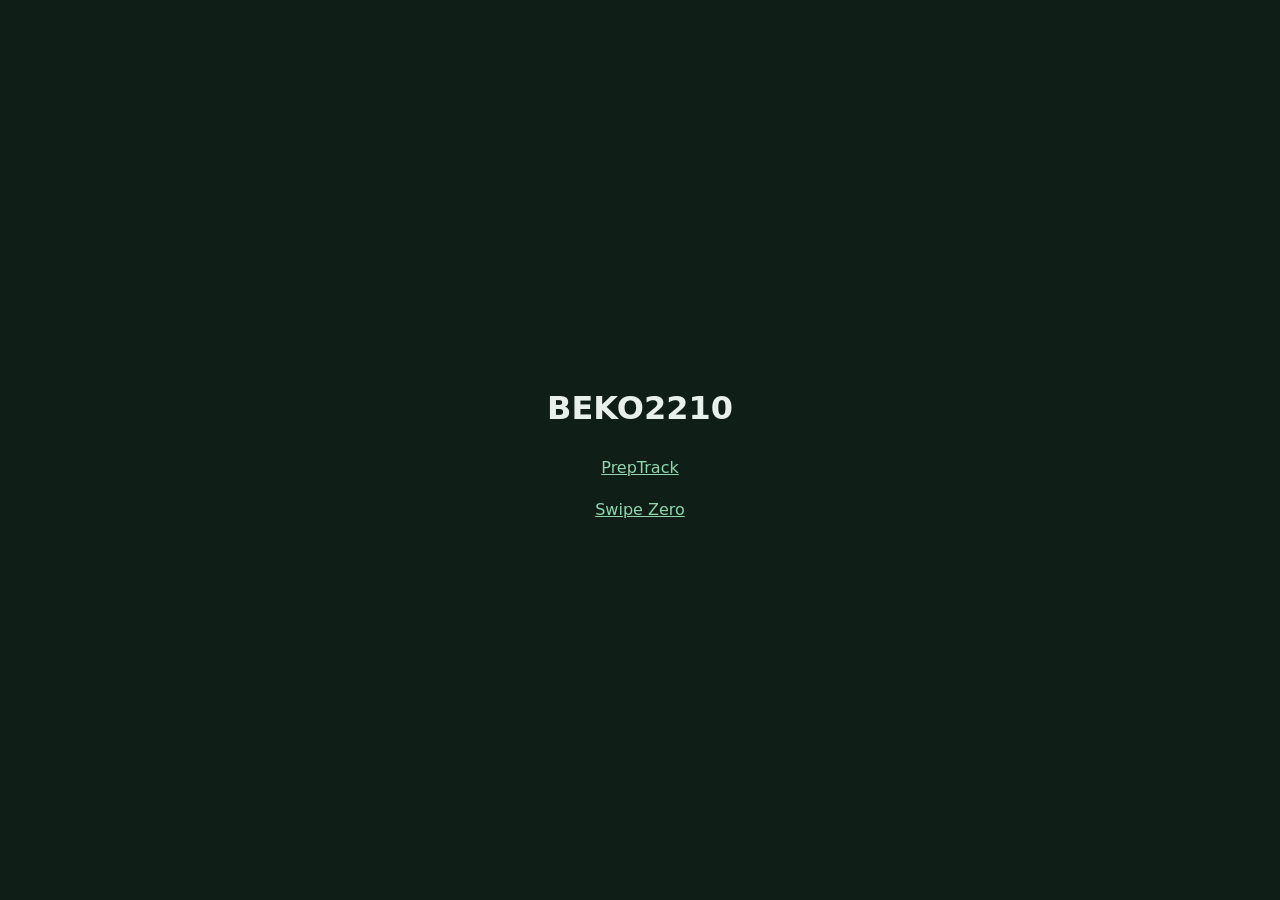
<file: index.html>
<!doctype html>
<html lang="de">
<head>
<meta charset="utf-8">
<meta name="viewport" content="width=device-width,initial-scale=1">
<title>BEKO2210</title>
<style>
  :root{color-scheme:dark}
  body{margin:0;min-height:100vh;display:grid;place-items:center;background:#0f1f17;color:#e8f0ea;font:16px/1.6 system-ui,sans-serif}
  main{text-align:center;padding:2rem}
  a{color:#8fd6ae}
</style>
</head>
<body>
<main>
  <h1>BEKO2210</h1>
  <p><a href="/Prepper_Log/">PrepTrack</a></p>
  <p><a href="/swipe-zero/">Swipe Zero</a></p>
</main>
</body>
</html>
</file>
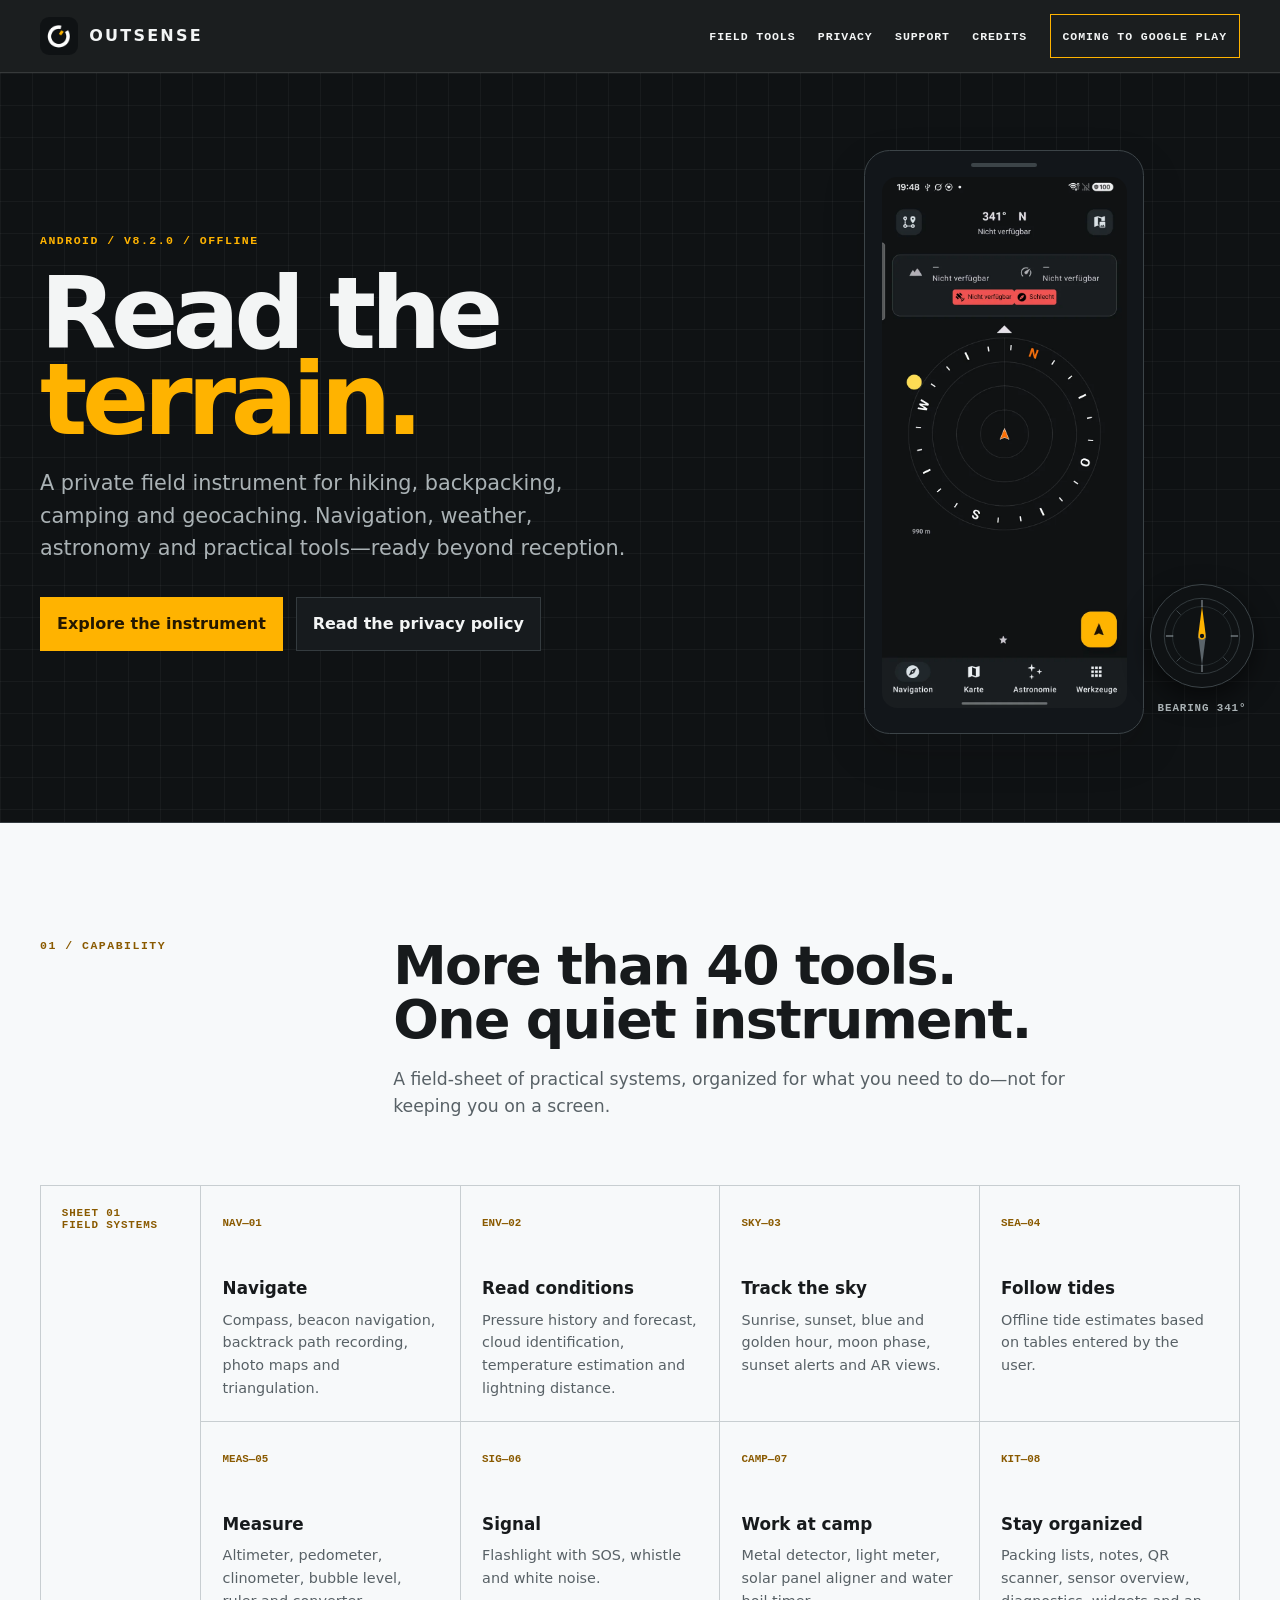
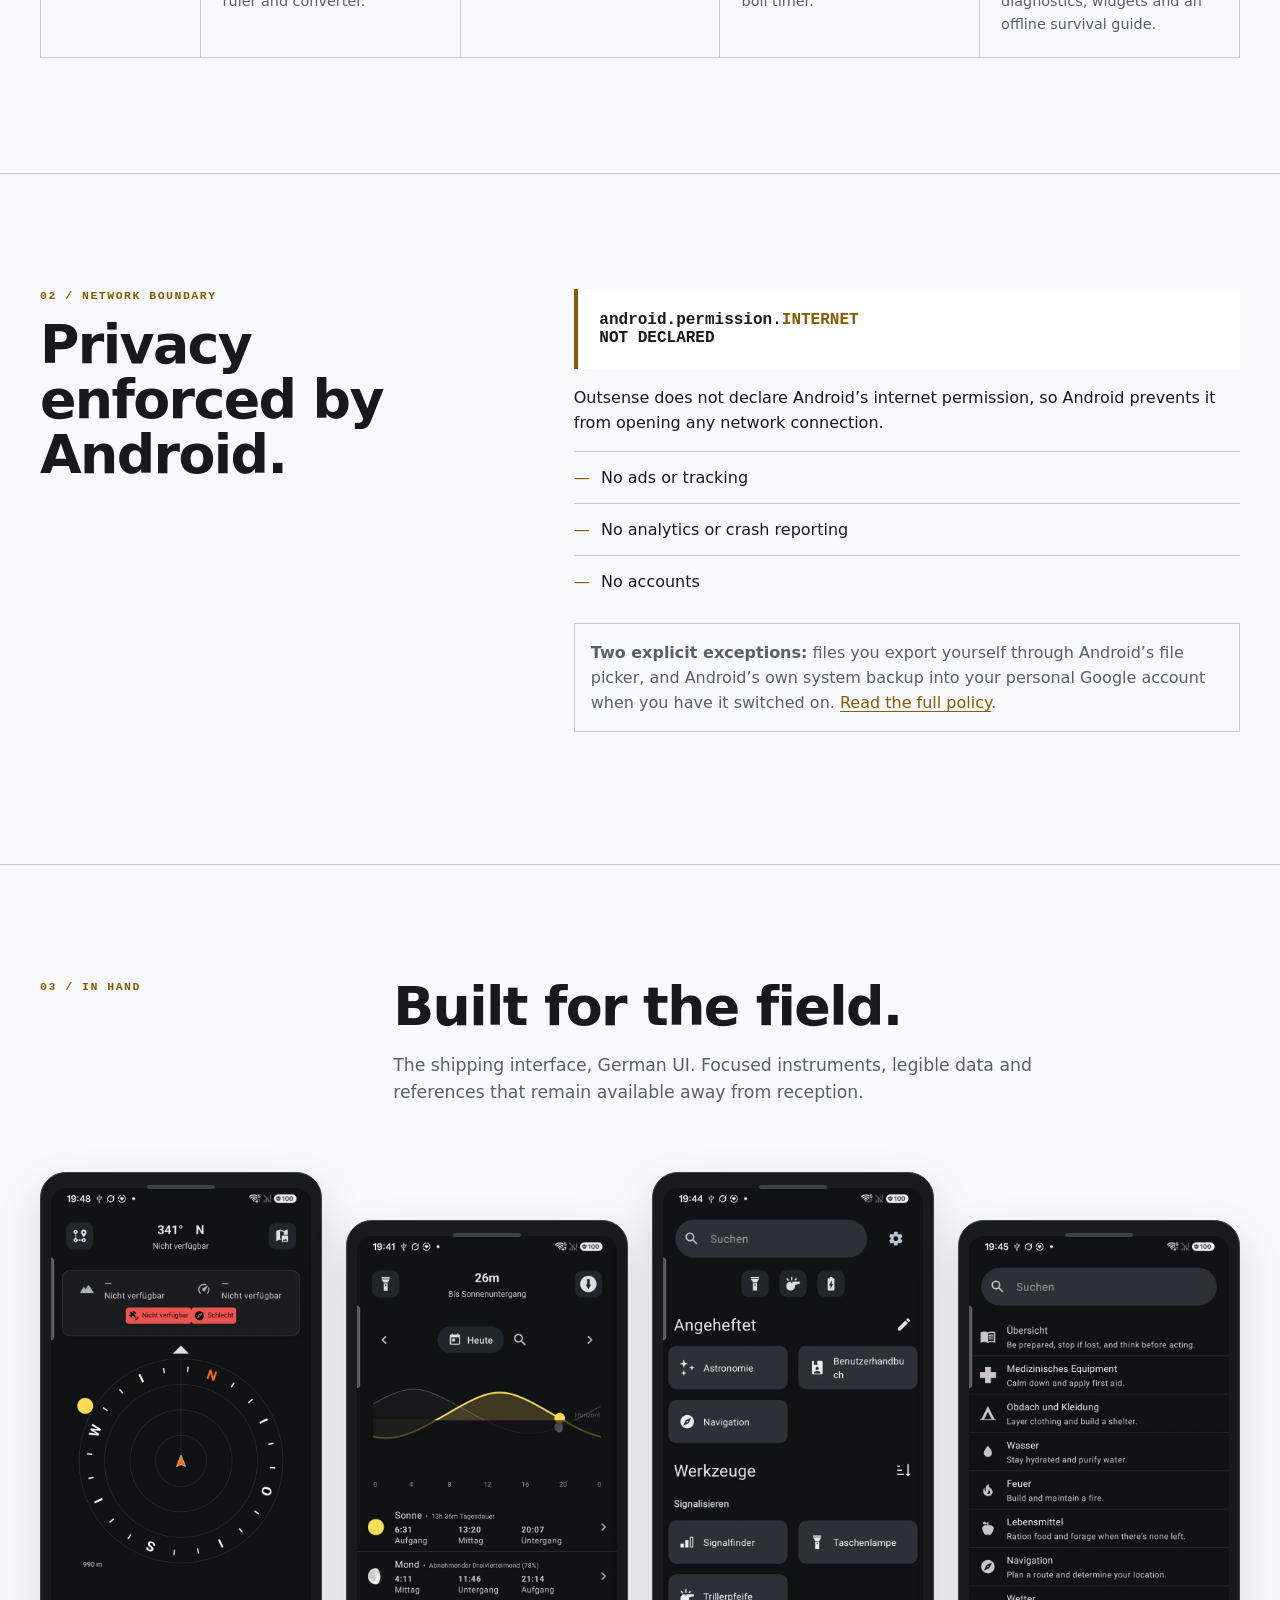
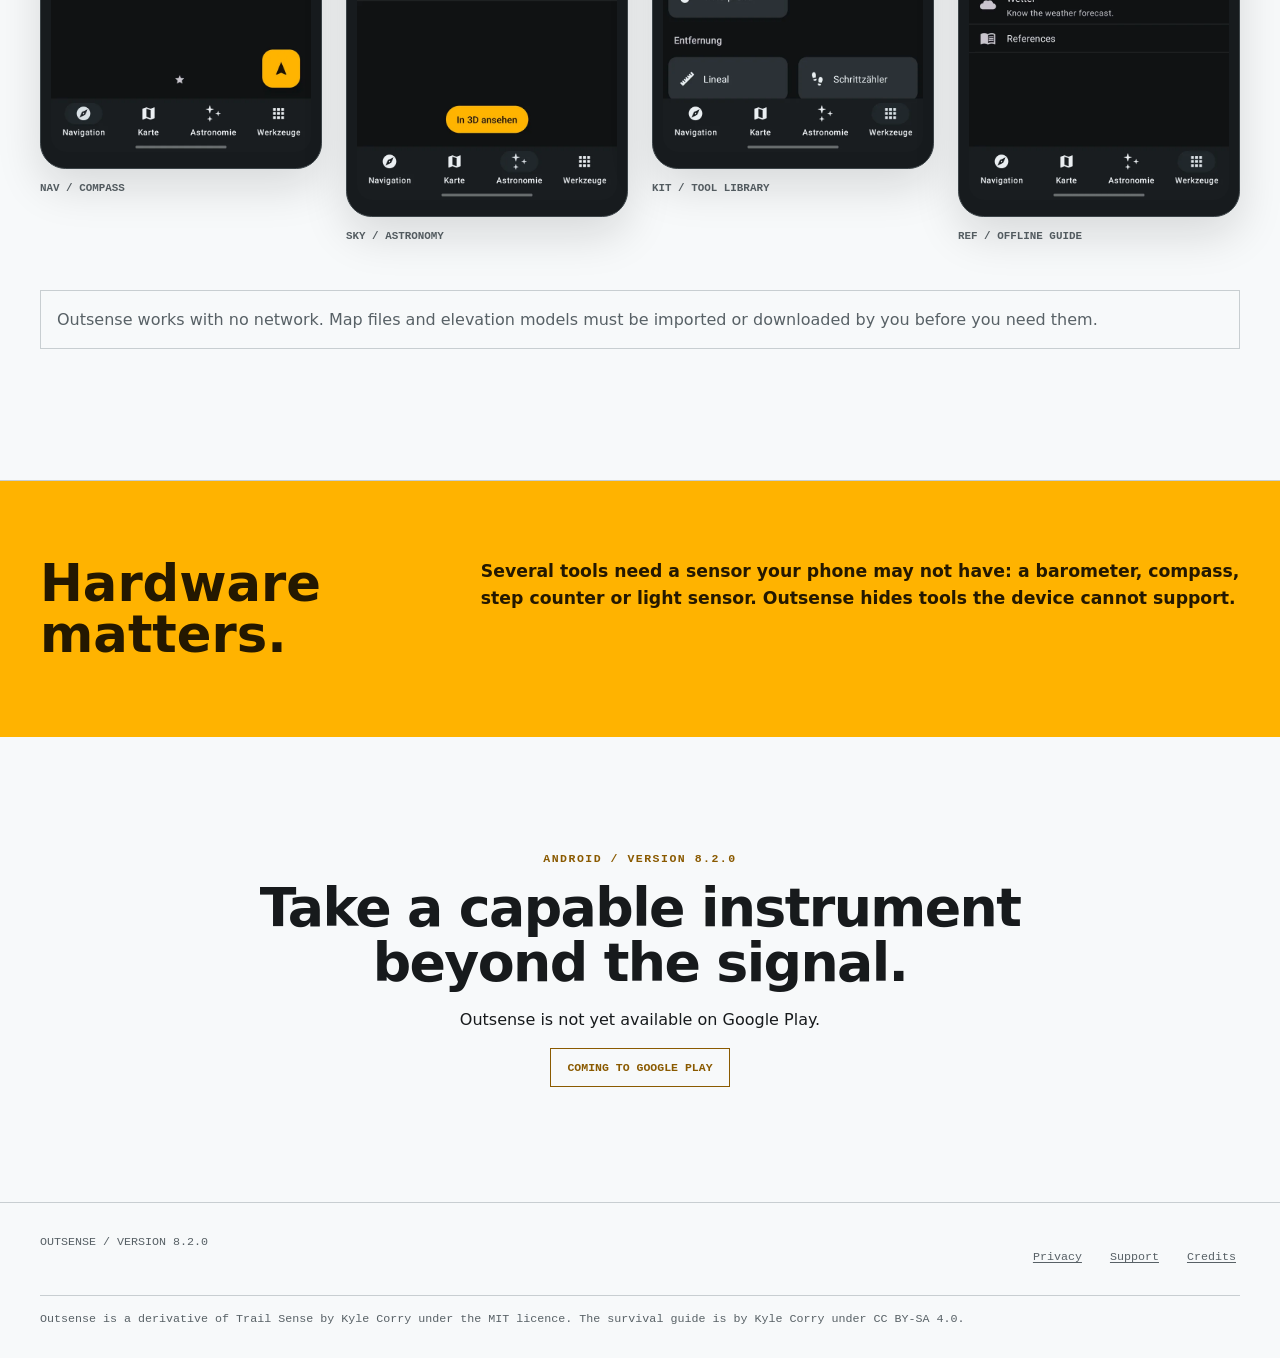
<file: outsense/index.html>
<!doctype html>
<html lang="en"><head><meta charset="utf-8"><meta name="viewport" content="width=device-width,initial-scale=1"><title>Outsense — Offline Android field instrument</title><meta name="description" content="Outsense is a private, offline Android field instrument with more than 40 tools for hiking, backpacking, camping and geocaching."><link rel="canonical" href="https://beko2210.github.io/outsense/"><meta property="og:type" content="website"><meta property="og:title" content="Outsense — Offline Android field instrument"><meta property="og:description" content="More than 40 practical field tools, built to work beyond reception."><meta property="og:url" content="https://beko2210.github.io/outsense/"><meta property="og:image" content="https://beko2210.github.io/outsense/assets/og-card.png"><meta name="twitter:card" content="summary_large_image"><meta name="twitter:title" content="Outsense — Offline Android field instrument"><meta name="twitter:description" content="More than 40 practical field tools, built to work beyond reception."><meta name="twitter:image" content="https://beko2210.github.io/outsense/assets/og-card.png"><meta name="theme-color" content="#f7f9fa" media="(prefers-color-scheme:light)"><meta name="theme-color" content="#0F1214" media="(prefers-color-scheme:dark)"><link rel="icon" href="./assets/favicon-32.png" sizes="32x32"><link rel="icon" href="./assets/favicon-16.png" sizes="16x16"><link rel="apple-touch-icon" href="./assets/icon-180.png"><link rel="stylesheet" href="./styles.css"><script type="application/ld+json">{"@context":"https://schema.org","@type":"SoftwareApplication","name":"Outsense","applicationCategory":"UtilitiesApplication","operatingSystem":"Android","softwareVersion":"8.2.0","description":"An offline Android field instrument for hiking, backpacking, camping and geocaching.","url":"https://beko2210.github.io/outsense/"}</script></head>
<body><a class="skip" href="#main">Skip to content</a><header class="site-head"><div class="wrap head-inner"><a class="brand" href="./index.html"><img src="./assets/icon-96.png" width="96" height="96" alt="">OUTSENSE</a><button class="nav-toggle" type="button" aria-expanded="false" aria-controls="site-nav">Menu</button><nav class="nav" id="site-nav" aria-label="Primary"><a href="#tools">Field tools</a><a href="./privacy.html">Privacy</a><a href="./support.html">Support</a><a href="./credits.html">Credits</a><a class="availability" href="#availability">Coming to Google Play</a></nav></div></header>
<main id="main"><section class="hero"><div class="wrap hero-grid"><div><p class="eyebrow">Android / v8.2.0 / offline</p><h1>Read the <span>terrain.</span></h1><p class="lede">A private field instrument for hiking, backpacking, camping and geocaching. Navigation, weather, astronomy and practical tools—ready beyond reception.</p><div class="actions"><a class="button" href="#tools">Explore the instrument</a><a class="button secondary" href="./privacy.html">Read the privacy policy</a></div></div><figure class="hero-figure" data-dial><div class="phone"><img src="./assets/screen-navigation.webp" width="720" height="1560" alt="The Outsense compass screen: a bearing of 341 degrees, the compass rose, and the readouts that stay empty until the phone has a position fix."></div><div class="rose" role="img" aria-label="Compass rose showing the current bearing"><svg viewBox="0 0 100 100" aria-hidden="true" focusable="false"><circle cx="50" cy="50" r="46" fill="none" stroke="#3c4448" stroke-width="1"/><circle cx="50" cy="50" r="36" fill="none" stroke="#2a3134" stroke-width="1"/><g stroke="#8b9499" stroke-width="1.4"><line x1="50" y1="6" x2="50" y2="15"/><line x1="94" y1="50" x2="85" y2="50"/><line x1="50" y1="94" x2="50" y2="85"/><line x1="6" y1="50" x2="15" y2="50"/></g><g stroke="#4b5459" stroke-width="1"><line x1="81" y1="19" x2="76" y2="24"/><line x1="81" y1="81" x2="76" y2="76"/><line x1="19" y1="81" x2="24" y2="76"/><line x1="19" y1="19" x2="24" y2="24"/></g><g class="rose-needle"><polygon points="50,14 45,52 55,52" fill="#ffb300"/><polygon points="50,86 45,48 55,48" fill="#5b646a"/></g><circle cx="50" cy="50" r="3.4" fill="#0f1214" stroke="#ffb300" stroke-width="1.6"/></svg></div><figcaption class="rose-readout">BEARING <span data-bearing>341°</span></figcaption></figure></div></section>
<section class="section" id="tools"><div class="wrap"><div class="section-head reveal"><p class="eyebrow">01 / Capability</p><div><h2>More than 40 tools.<br>One quiet instrument.</h2><p class="section-intro">A field-sheet of practical systems, organized for what you need to do—not for keeping you on a screen.</p></div></div><div class="sheet reveal"><div class="sheet-rail">Sheet 01<br>Field systems</div><div class="tool-grid"><article class="tool"><span class="tool-num">NAV—01</span><h3>Navigate</h3><p>Compass, beacon navigation, backtrack path recording, photo maps and triangulation.</p></article><article class="tool"><span class="tool-num">ENV—02</span><h3>Read conditions</h3><p>Pressure history and forecast, cloud identification, temperature estimation and lightning distance.</p></article><article class="tool"><span class="tool-num">SKY—03</span><h3>Track the sky</h3><p>Sunrise, sunset, blue and golden hour, moon phase, sunset alerts and AR views.</p></article><article class="tool"><span class="tool-num">SEA—04</span><h3>Follow tides</h3><p>Offline tide estimates based on tables entered by the user.</p></article><article class="tool"><span class="tool-num">MEAS—05</span><h3>Measure</h3><p>Altimeter, pedometer, clinometer, bubble level, ruler and converter.</p></article><article class="tool"><span class="tool-num">SIG—06</span><h3>Signal</h3><p>Flashlight with SOS, whistle and white noise.</p></article><article class="tool"><span class="tool-num">CAMP—07</span><h3>Work at camp</h3><p>Metal detector, light meter, solar panel aligner and water boil timer.</p></article><article class="tool"><span class="tool-num">KIT—08</span><h3>Stay organized</h3><p>Packing lists, notes, QR scanner, sensor overview, diagnostics, widgets and an offline survival guide.</p></article></div></div></div></section>
<section class="section"><div class="wrap privacy-proof"><div class="reveal"><p class="eyebrow">02 / Network boundary</p><h2>Privacy enforced by Android.</h2></div><div class="reveal"><div class="permission">android.permission.<strong>INTERNET</strong><br>NOT DECLARED</div><p>Outsense does not declare Android’s internet permission, so Android prevents it from opening any network connection.</p><ul class="proof-list"><li>No ads or tracking</li><li>No analytics or crash reporting</li><li>No accounts</li></ul><p class="note"><strong>Two explicit exceptions:</strong> files you export yourself through Android’s file picker, and Android’s own system backup into your personal Google account when you have it switched on. <a href="./privacy.html">Read the full policy</a>.</p></div></div></section>
<section class="section" id="screens"><div class="wrap"><div class="section-head reveal"><p class="eyebrow">03 / In hand</p><div><h2>Built for the field.</h2><p class="section-intro">The shipping interface, German UI. Focused instruments, legible data and references that remain available away from reception.</p></div></div><div class="screens reveal"><figure class="screen-card"><div class="phone"><img src="./assets/screen-navigation.webp" width="720" height="1560" loading="lazy" alt="Outsense navigation screen showing a compass at a 341 degree bearing in German"></div><figcaption>NAV / Compass</figcaption></figure><figure class="screen-card"><div class="phone"><img src="./assets/screen-astronomy.webp" width="720" height="1560" loading="lazy" alt="Outsense astronomy screen showing sun and moon arcs with rise and set times in German"></div><figcaption>SKY / Astronomy</figcaption></figure><figure class="screen-card"><div class="phone"><img src="./assets/screen-tools.webp" width="720" height="1560" loading="lazy" alt="Outsense tool library showing pinned outdoor tools in German"></div><figcaption>KIT / Tool library</figcaption></figure><figure class="screen-card"><div class="phone"><img src="./assets/screen-guide.webp" width="720" height="1560" loading="lazy" alt="Outsense offline survival guide showing chapter categories in German"></div><figcaption>REF / Offline guide</figcaption></figure></div><p class="note" style="margin-top:3rem">Outsense works with no network. Map files and elevation models must be imported or downloaded by you before you need them.</p></div></section>
<aside class="hardware"><div class="wrap hardware-grid"><h2>Hardware matters.</h2><p>Several tools need a sensor your phone may not have: a barometer, compass, step counter or light sensor. Outsense hides tools the device cannot support.</p></div></aside><section class="section cta" id="availability"><div class="wrap reveal"><p class="eyebrow">Android / Version 8.2.0</p><h2>Take a capable instrument beyond the signal.</h2><p>Outsense is not yet available on Google Play.</p><span class="status-label">Coming to Google Play</span></div></section></main>
<footer class="site-foot"><div class="wrap foot"><span>OUTSENSE / VERSION 8.2.0</span><nav class="foot-links" aria-label="Footer"><a href="./privacy.html">Privacy</a><a href="./support.html">Support</a><a href="./credits.html">Credits</a></nav><span class="foot-attribution">Outsense is a derivative of Trail Sense by Kyle Corry under the MIT licence. The survival guide is by Kyle Corry under CC BY-SA 4.0.</span></div></footer><noscript><style>.reveal{opacity:1;transform:none}.nav{display:flex!important}.nav-toggle{display:none}</style></noscript><script src="./site.js" defer></script></body></html>
</file>
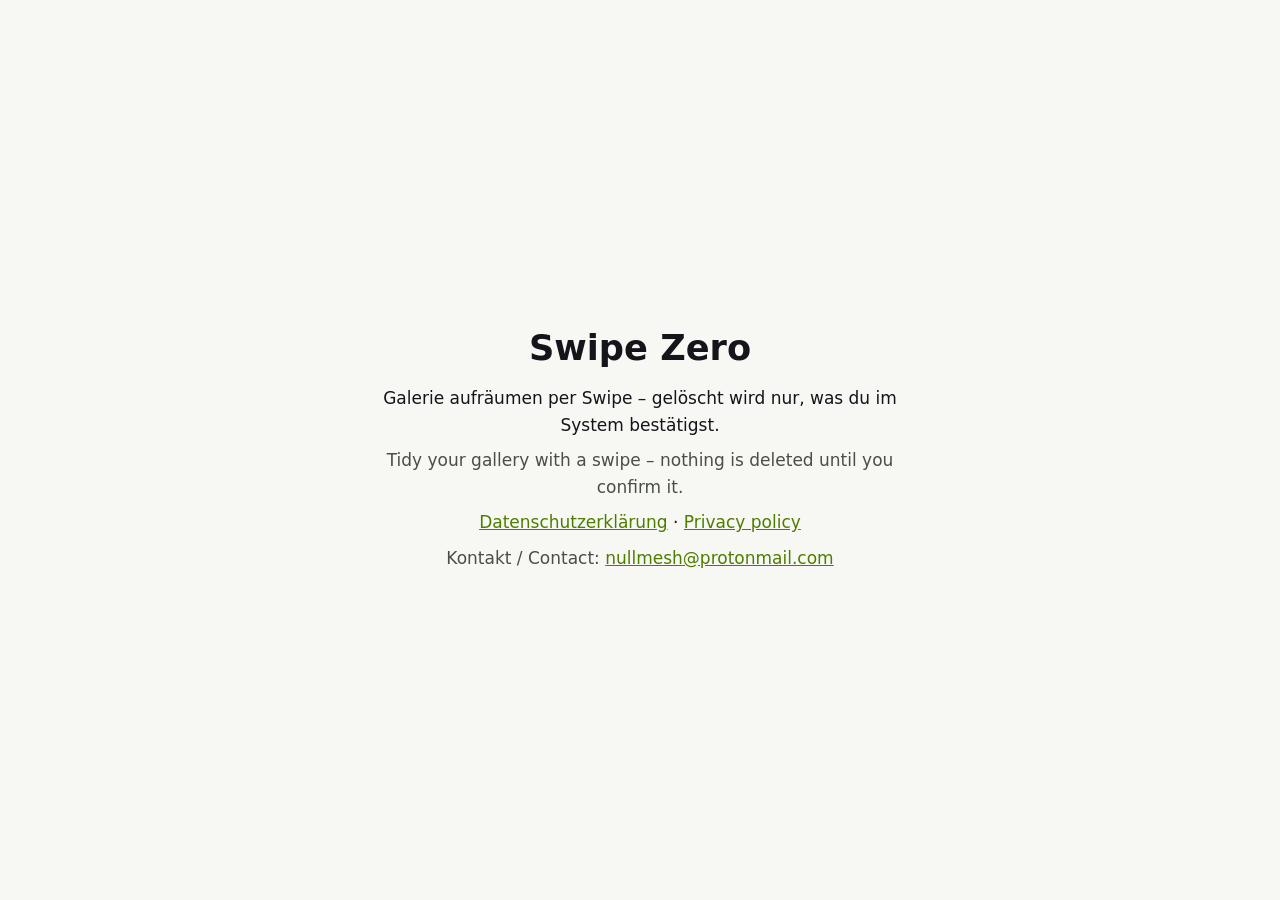
<file: swipe-zero/index.html>
<!doctype html>
<html lang="de">
<head>
<meta charset="utf-8">
<meta name="viewport" content="width=device-width,initial-scale=1">
<title>Swipe Zero</title>
<meta name="description" content="Swipe Zero: Galerie aufräumen per Swipe – gelöscht wird nur, was du im System bestätigst.">
<link rel="canonical" href="https://beko2210.github.io/swipe-zero/">
<style>
  :root{--bg:#f7f8f3;--fg:#14141b;--muted:#4a4f45;--accent:#4f7d00}
  @media (prefers-color-scheme:dark){:root{--bg:#121410;--fg:#eef1e8;--muted:#b9bfb0;--accent:#b5e35a}}
  body{margin:0;min-height:100vh;display:grid;place-items:center;background:var(--bg);color:var(--fg);font:17px/1.6 system-ui,-apple-system,"Segoe UI",Roboto,sans-serif}
  main{max-width:560px;padding:32px 20px;text-align:center}
  h1{font-size:2.2rem;margin:0 0 .5rem} p{margin:.5rem 0} .muted{color:var(--muted)} a{color:var(--accent)}
</style>
</head>
<body>
<main>
<h1>Swipe Zero</h1>
<p>Galerie aufräumen per Swipe – gelöscht wird nur, was du im System bestätigst.</p>
<p class="muted">Tidy your gallery with a swipe – nothing is deleted until you confirm it.</p>
<p><a href="./datenschutz.html">Datenschutzerklärung</a> · <a href="./privacy.html">Privacy policy</a></p>
<p class="muted">Kontakt / Contact: <a href="mailto:nullmesh@protonmail.com">nullmesh@protonmail.com</a></p>
</main>
</body>
</html>
</file>
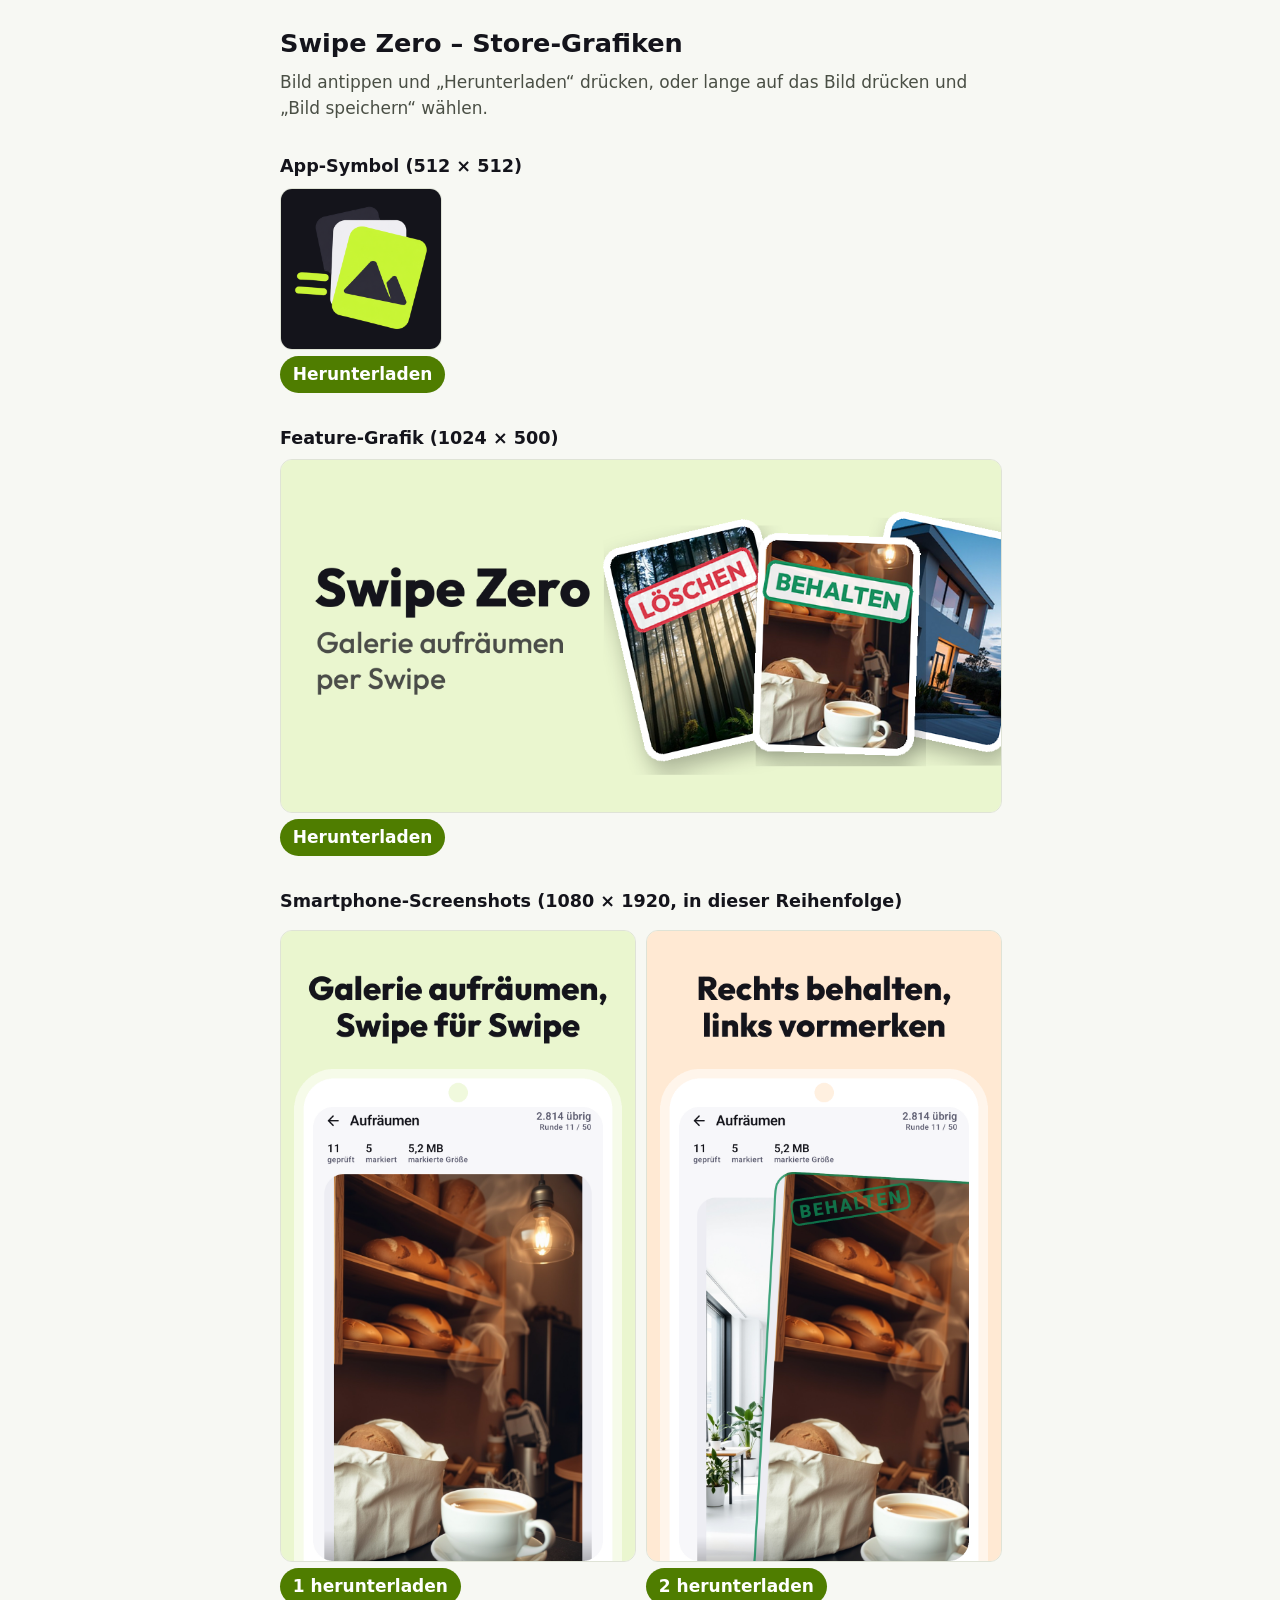
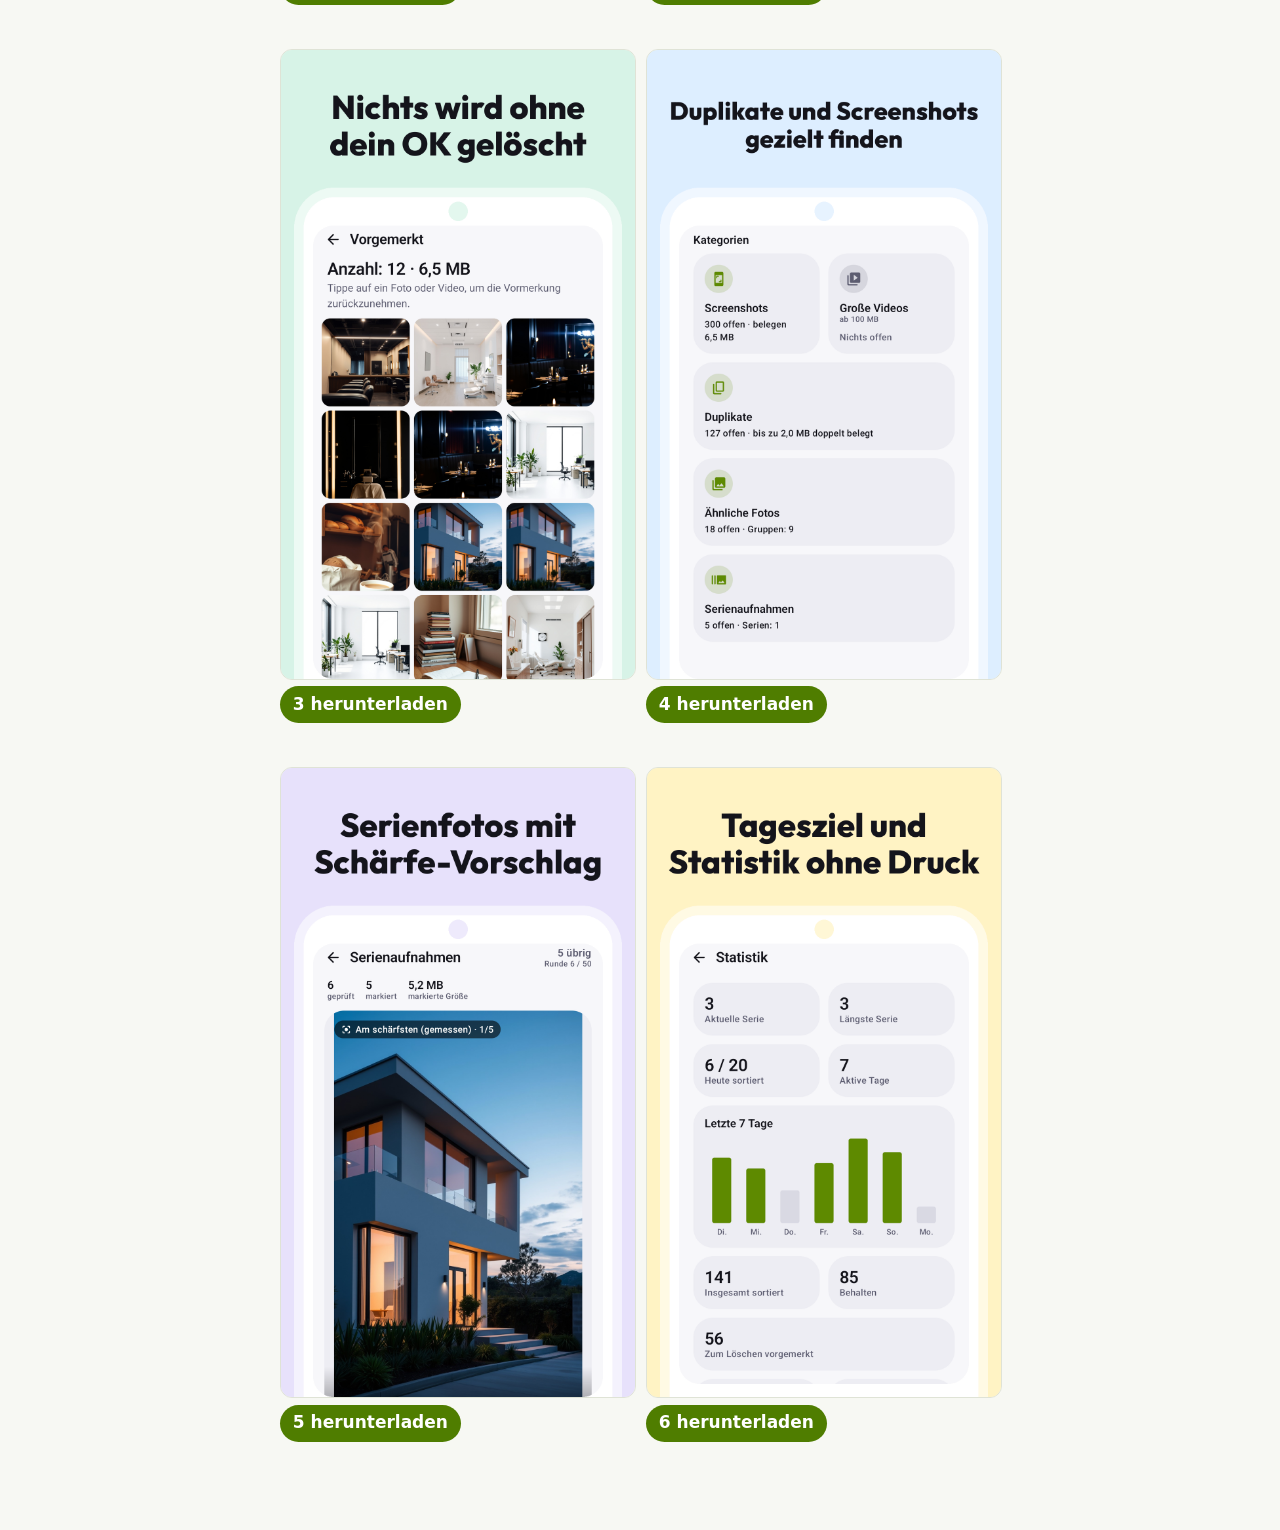
<file: swipe-zero/store/index.html>
<!doctype html>
<html lang="de">
<head>
<meta charset="utf-8">
<meta name="viewport" content="width=device-width,initial-scale=1">
<meta name="robots" content="noindex">
<title>Swipe Zero – Store-Grafiken</title>
<style>
  body{margin:0;background:#f7f8f3;color:#14141b;font:17px/1.5 system-ui,-apple-system,"Segoe UI",Roboto,sans-serif}
  main{max-width:720px;margin:0 auto;padding:24px 16px 64px}
  h1{font-size:1.6rem;margin:0 0 .5rem} h2{font-size:1.1rem;margin:2rem 0 .5rem}
  p{margin:.25rem 0 1rem;color:#4a4f45}
  a.dl{display:block;margin:.5rem 0 1.5rem;text-decoration:none;color:#14141b}
  a.dl img{display:block;max-width:100%;border-radius:12px;border:1px solid #dfe3d6;background:#fff}
  a.dl span{display:inline-block;margin-top:.4rem;padding:.35rem .8rem;border-radius:999px;background:#4f7d00;color:#fff;font-weight:600}
  .grid{display:grid;grid-template-columns:repeat(2,1fr);gap:12px}
</style>
</head>
<body>
<main>
<h1>Swipe Zero – Store-Grafiken</h1>
<p>Bild antippen und „Herunterladen“ drücken, oder lange auf das Bild drücken und „Bild speichern“ wählen.</p>

<h2>App-Symbol (512 × 512)</h2>
<a class="dl" href="app-symbol-512.png" download><img src="app-symbol-512.png" alt="App-Symbol" width="160" height="160" style="width:160px"><span>Herunterladen</span></a>

<h2>Feature-Grafik (1024 × 500)</h2>
<a class="dl" href="feature-grafik.png" download><img src="feature-grafik.png" alt="Feature-Grafik"><span>Herunterladen</span></a>

<h2>Smartphone-Screenshots (1080 × 1920, in dieser Reihenfolge)</h2>
<div class="grid">
<a class="dl" href="screenshots/screenshot-01.png" download><img src="screenshots/screenshot-01.png" alt="Screenshot 1"><span>1 herunterladen</span></a>
<a class="dl" href="screenshots/screenshot-02.png" download><img src="screenshots/screenshot-02.png" alt="Screenshot 2"><span>2 herunterladen</span></a>
<a class="dl" href="screenshots/screenshot-03.png" download><img src="screenshots/screenshot-03.png" alt="Screenshot 3"><span>3 herunterladen</span></a>
<a class="dl" href="screenshots/screenshot-04.png" download><img src="screenshots/screenshot-04.png" alt="Screenshot 4"><span>4 herunterladen</span></a>
<a class="dl" href="screenshots/screenshot-05.png" download><img src="screenshots/screenshot-05.png" alt="Screenshot 5"><span>5 herunterladen</span></a>
<a class="dl" href="screenshots/screenshot-06.png" download><img src="screenshots/screenshot-06.png" alt="Screenshot 6"><span>6 herunterladen</span></a>
</div>
</main>
</body>
</html>
</file>
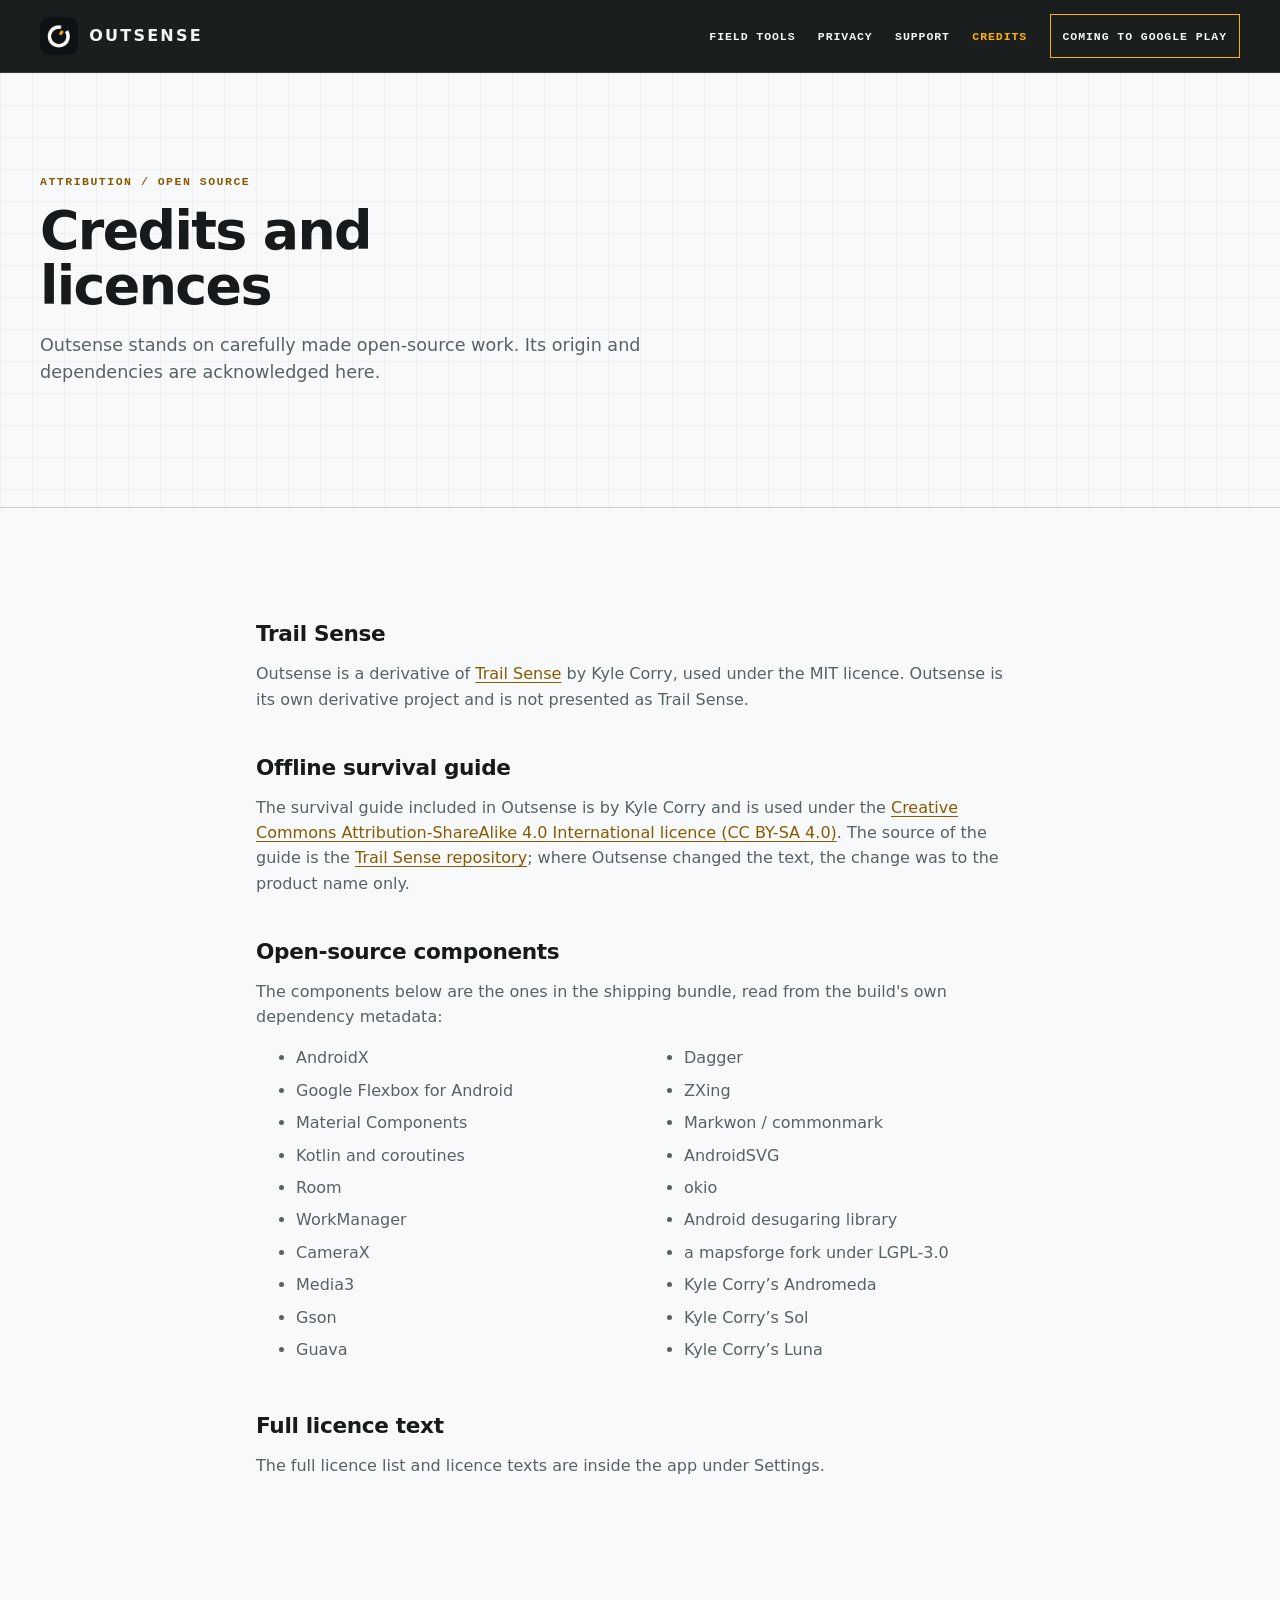
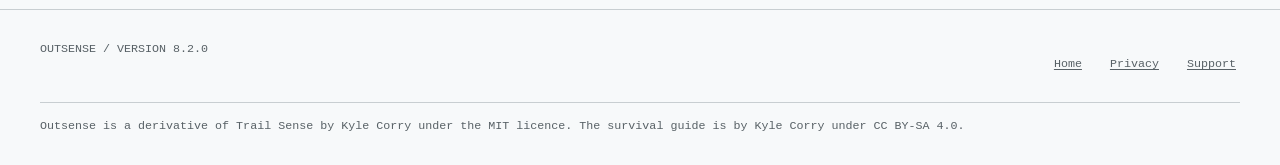
<file: outsense/credits.html>
<!doctype html><html lang="en"><head><meta charset="utf-8"><meta name="viewport" content="width=device-width,initial-scale=1"><title>Credits and licences — Outsense</title><meta name="description" content="Credits and open-source acknowledgements for Outsense."><link rel="canonical" href="https://beko2210.github.io/outsense/credits.html"><meta property="og:type" content="website"><meta property="og:title" content="Credits and licences — Outsense"><meta property="og:description" content="The open-source work that makes Outsense possible."><meta property="og:url" content="https://beko2210.github.io/outsense/credits.html"><meta property="og:image" content="https://beko2210.github.io/outsense/assets/og-card.png"><meta name="twitter:card" content="summary_large_image"><meta name="twitter:title" content="Credits and licences — Outsense"><meta name="twitter:description" content="Open-source acknowledgements for Outsense."><meta name="theme-color" content="#f7f9fa" media="(prefers-color-scheme:light)"><meta name="theme-color" content="#0F1214" media="(prefers-color-scheme:dark)"><link rel="icon" href="./assets/favicon-32.png" sizes="32x32"><link rel="icon" href="./assets/favicon-16.png" sizes="16x16"><link rel="apple-touch-icon" href="./assets/icon-180.png"><link rel="stylesheet" href="./styles.css"></head><body><a class="skip" href="#main">Skip to content</a><header class="site-head"><div class="wrap head-inner"><a class="brand" href="./index.html"><img src="./assets/icon-96.png" width="96" height="96" alt="">OUTSENSE</a><button class="nav-toggle" type="button" aria-expanded="false" aria-controls="site-nav">Menu</button><nav class="nav" id="site-nav" aria-label="Primary"><a href="./index.html#tools">Field tools</a><a href="./privacy.html">Privacy</a><a href="./support.html">Support</a><a href="./credits.html" aria-current="page">Credits</a><a class="availability" href="./index.html#availability">Coming to Google Play</a></nav></div></header><main id="main"><header class="page-hero"><div class="wrap"><p class="eyebrow">Attribution / Open source</p><h1>Credits and licences</h1><p>Outsense stands on carefully made open-source work. Its origin and dependencies are acknowledged here.</p></div></header><section class="section"><div class="prose"><h2>Trail Sense</h2><p>Outsense is a derivative of <a href="https://github.com/kylecorry31/Trail-Sense">Trail Sense</a> by Kyle Corry, used under the MIT licence. Outsense is its own derivative project and is not presented as Trail Sense.</p><h2>Offline survival guide</h2><p>The survival guide included in Outsense is by Kyle Corry and is used under the <a href="https://creativecommons.org/licenses/by-sa/4.0/">Creative Commons Attribution-ShareAlike 4.0 International licence (CC BY-SA 4.0)</a>. The source of the guide is the <a href="https://github.com/kylecorry31/Trail-Sense">Trail Sense repository</a>; where Outsense changed the text, the change was to the product name only.</p><h2>Open-source components</h2><p>The components below are the ones in the shipping bundle, read from the build's own dependency metadata:</p><ul class="component-list"><li>AndroidX</li><li>Google Flexbox for Android</li><li>Material Components</li><li>Kotlin and coroutines</li><li>Room</li><li>WorkManager</li><li>CameraX</li><li>Media3</li><li>Gson</li><li>Guava</li><li>Dagger</li><li>ZXing</li><li>Markwon / commonmark</li><li>AndroidSVG</li><li>okio</li><li>Android desugaring library</li><li>a mapsforge fork under LGPL-3.0</li><li>Kyle Corry’s Andromeda</li><li>Kyle Corry’s Sol</li><li>Kyle Corry’s Luna</li></ul><h2>Full licence text</h2><p>The full licence list and licence texts are inside the app under Settings.</p></div></section></main><footer class="site-foot"><div class="wrap foot"><span>OUTSENSE / VERSION 8.2.0</span><nav class="foot-links" aria-label="Footer"><a href="./index.html">Home</a><a href="./privacy.html">Privacy</a><a href="./support.html">Support</a></nav><span class="foot-attribution">Outsense is a derivative of Trail Sense by Kyle Corry under the MIT licence. The survival guide is by Kyle Corry under CC BY-SA 4.0.</span></div></footer><noscript><style>.reveal{opacity:1;transform:none}.nav{display:flex!important}.nav-toggle{display:none}</style></noscript><script src="./site.js" defer></script></body></html>
</file>
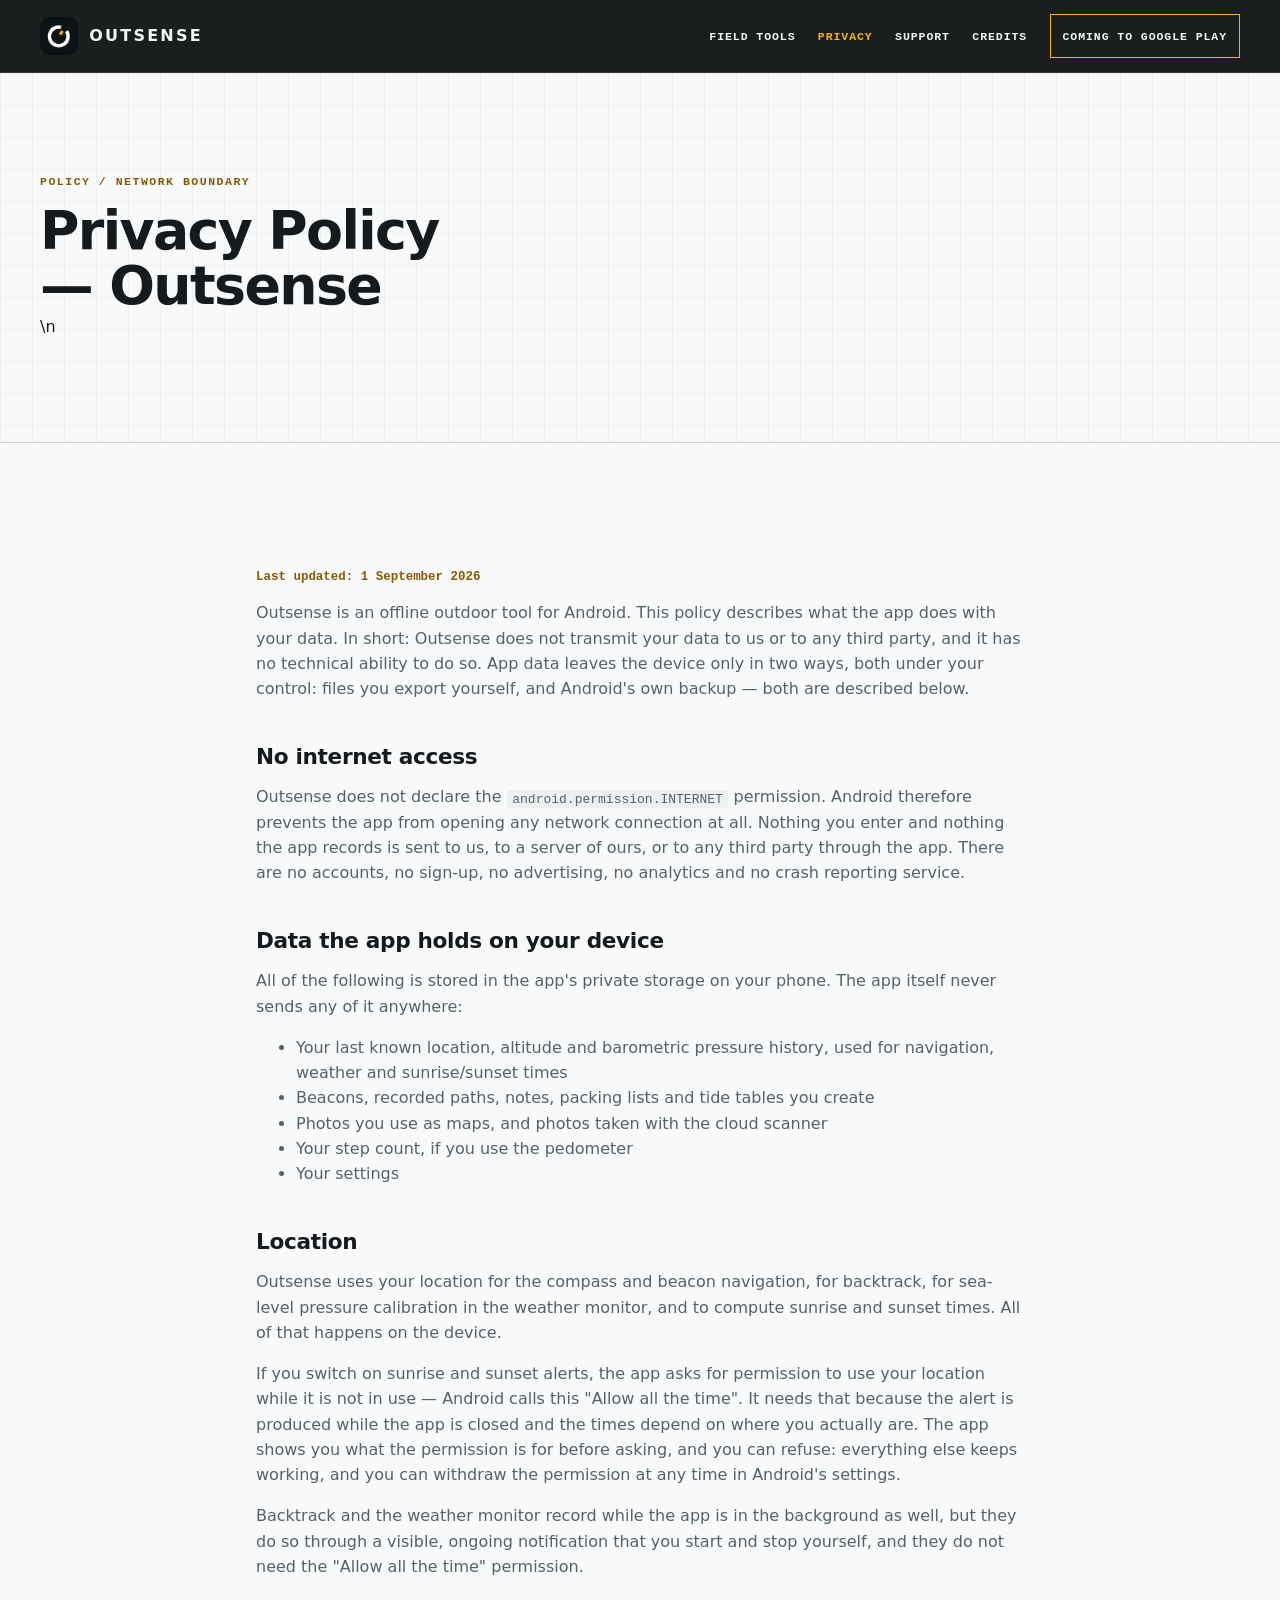
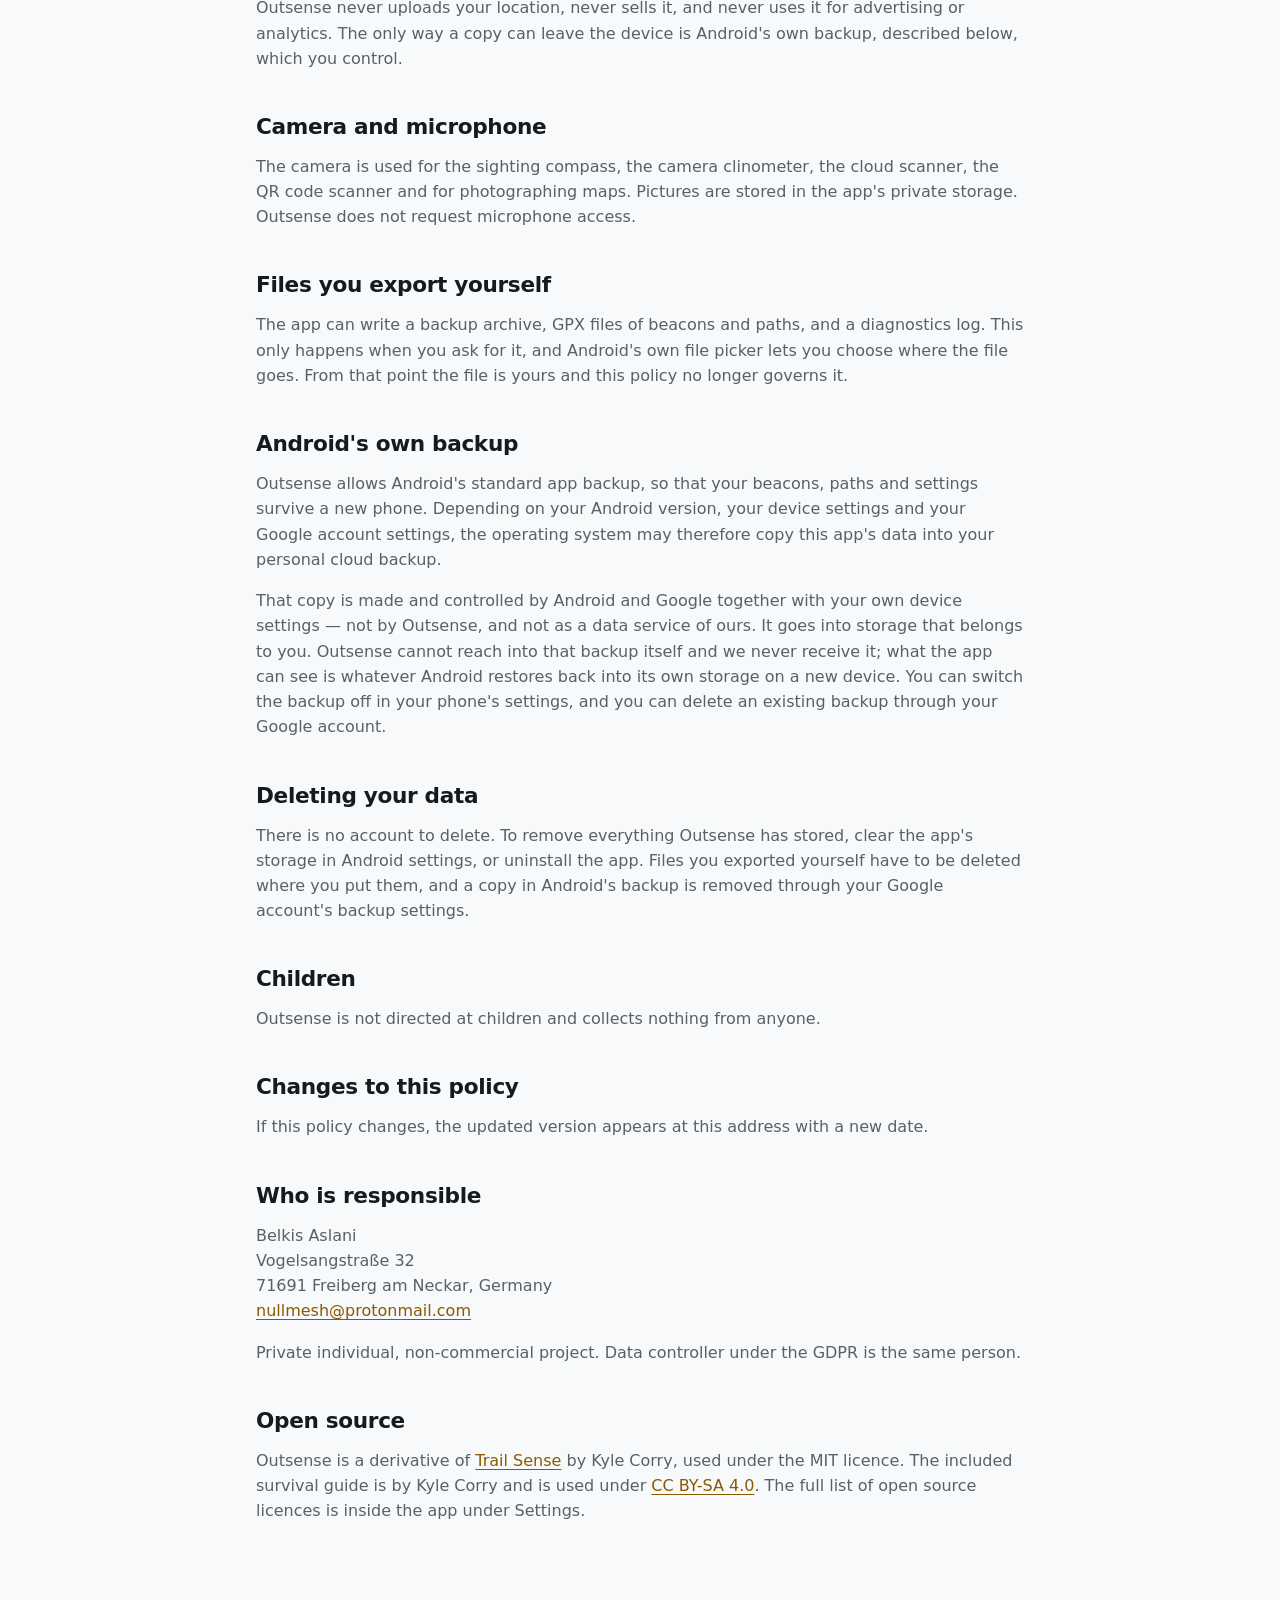
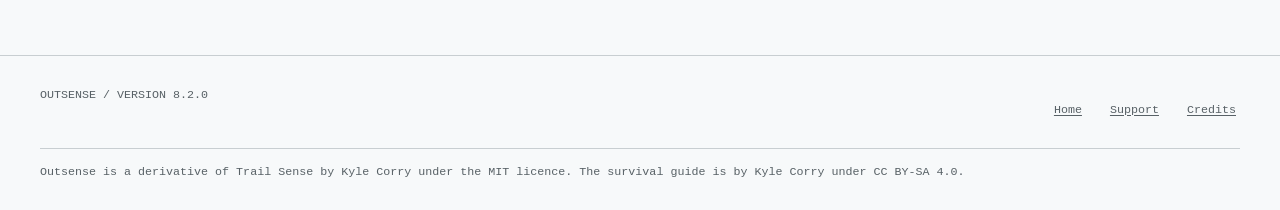
<file: outsense/privacy.html>
<!doctype html><html lang="en"><head><meta charset="utf-8"><meta name="viewport" content="width=device-width,initial-scale=1"><title>Privacy Policy — Outsense</title><meta name="description" content="The approved privacy policy for Outsense, an offline Android outdoor tool."><link rel="canonical" href="https://beko2210.github.io/outsense/privacy.html"><meta property="og:type" content="website"><meta property="og:title" content="Privacy Policy — Outsense"><meta property="og:description" content="How Outsense handles app data, exports and Android system backup."><meta property="og:url" content="https://beko2210.github.io/outsense/privacy.html"><meta property="og:image" content="https://beko2210.github.io/outsense/assets/og-card.png"><meta name="twitter:card" content="summary_large_image"><meta name="twitter:title" content="Privacy Policy — Outsense"><meta name="twitter:description" content="How Outsense handles app data, exports and Android system backup."><meta name="theme-color" content="#f7f9fa" media="(prefers-color-scheme:light)"><meta name="theme-color" content="#0F1214" media="(prefers-color-scheme:dark)"><link rel="icon" href="./assets/favicon-32.png" sizes="32x32"><link rel="icon" href="./assets/favicon-16.png" sizes="16x16"><link rel="apple-touch-icon" href="./assets/icon-180.png"><link rel="stylesheet" href="./styles.css"></head><body><a class="skip" href="#main">Skip to content</a><header class="site-head"><div class="wrap head-inner"><a class="brand" href="./index.html"><img src="./assets/icon-96.png" width="96" height="96" alt="">OUTSENSE</a><button class="nav-toggle" type="button" aria-expanded="false" aria-controls="site-nav">Menu</button><nav class="nav" id="site-nav" aria-label="Primary"><a href="./index.html#tools">Field tools</a><a href="./privacy.html" aria-current="page">Privacy</a><a href="./support.html">Support</a><a href="./credits.html">Credits</a><a class="availability" href="./index.html#availability">Coming to Google Play</a></nav></div></header><main id="main"><header class="page-hero"><div class="wrap"><p class="eyebrow">Policy / Network boundary</p><h1>Privacy Policy — Outsense</h1>\n</div></header><section class="section"><div class="prose">
<p class="updated">Last updated: 1 September 2026</p>

<p>Outsense is an offline outdoor tool for Android. This policy describes what the app does with
your data. In short: Outsense does not transmit your data to us or to any third party, and it has
no technical ability to do so. App data leaves the device only in two ways, both under your
control: files you export yourself, and Android's own backup — both are described below.</p>

<h2>No internet access</h2>
<p>Outsense does not declare the <code>android.permission.INTERNET</code> permission. Android
therefore prevents the app from opening any network connection at all. Nothing you enter and
nothing the app records is sent to us, to a server of ours, or to any third party through the app.
There are no accounts, no sign-up, no advertising, no analytics and no crash reporting service.</p>

<h2>Data the app holds on your device</h2>
<p>All of the following is stored in the app's private storage on your phone. The app itself never
sends any of it anywhere:</p>
<ul>
  <li>Your last known location, altitude and barometric pressure history, used for navigation,
      weather and sunrise/sunset times</li>
  <li>Beacons, recorded paths, notes, packing lists and tide tables you create</li>
  <li>Photos you use as maps, and photos taken with the cloud scanner</li>
  <li>Your step count, if you use the pedometer</li>
  <li>Your settings</li>
</ul>

<h2>Location</h2>
<p>Outsense uses your location for the compass and beacon navigation, for backtrack, for sea-level
pressure calibration in the weather monitor, and to compute sunrise and sunset times. All of that
happens on the device.</p>
<p>If you switch on sunrise and sunset alerts, the app asks for permission to use your location
while it is not in use — Android calls this "Allow all the time". It needs that because the alert
is produced while the app is closed and the times depend on where you actually are. The app shows
you what the permission is for before asking, and you can refuse: everything else keeps working,
and you can withdraw the permission at any time in Android's settings.</p>
<p>Backtrack and the weather monitor record while the app is in the background as well, but they do
so through a visible, ongoing notification that you start and stop yourself, and they do not need
the "Allow all the time" permission.</p>
<p>Outsense never uploads your location, never sells it, and never uses it for advertising or
analytics. The only way a copy can leave the device is Android's own backup, described below, which
you control.</p>

<h2>Camera and microphone</h2>
<p>The camera is used for the sighting compass, the camera clinometer, the cloud scanner, the QR
code scanner and for photographing maps. Pictures are stored in the app's private storage.
Outsense does not request microphone access.</p>

<h2>Files you export yourself</h2>
<p>The app can write a backup archive, GPX files of beacons and paths, and a diagnostics log. This
only happens when you ask for it, and Android's own file picker lets you choose where the file
goes. From that point the file is yours and this policy no longer governs it.</p>

<h2>Android's own backup</h2>
<p>Outsense allows Android's standard app backup, so that your beacons, paths and settings survive
a new phone. Depending on your Android version, your device settings and your Google account
settings, the operating system may therefore copy this app's data into your personal cloud backup.</p>
<p>That copy is made and controlled by Android and Google together with your own device settings —
not by Outsense, and not as a data service of ours. It goes into storage that belongs to you.
Outsense cannot reach into that backup itself and we never receive it; what the app can see is
whatever Android restores back into its own storage on a new device. You can switch the backup off
in your phone's settings, and you can delete an existing backup through your Google account.</p>

<h2>Deleting your data</h2>
<p>There is no account to delete. To remove everything Outsense has stored, clear the app's storage
in Android settings, or uninstall the app. Files you exported yourself have to be deleted where you
put them, and a copy in Android's backup is removed through your Google account's backup settings.</p>

<h2>Children</h2>
<p>Outsense is not directed at children and collects nothing from anyone.</p>

<h2>Changes to this policy</h2>
<p>If this policy changes, the updated version appears at this address with a new date.</p>

<h2>Who is responsible</h2>
<p>
Belkis Aslani<br>
Vogelsangstraße 32<br>
71691 Freiberg am Neckar, Germany<br>
<a href="mailto:nullmesh@protonmail.com">nullmesh@protonmail.com</a>
</p>
<p>Private individual, non-commercial project. Data controller under the GDPR is the same person.</p>

<h2>Open source</h2>
<p>Outsense is a derivative of <a href="https://github.com/kylecorry31/Trail-Sense">Trail Sense</a>
by Kyle Corry, used under the MIT licence. The included survival guide is by Kyle Corry and is used
under <a href="https://creativecommons.org/licenses/by-sa/4.0/">CC BY-SA 4.0</a>. The full list of
open source licences is inside the app under Settings.</p></div></section></main><footer class="site-foot"><div class="wrap foot"><span>OUTSENSE / VERSION 8.2.0</span><nav class="foot-links" aria-label="Footer"><a href="./index.html">Home</a><a href="./support.html">Support</a><a href="./credits.html">Credits</a></nav><span class="foot-attribution">Outsense is a derivative of Trail Sense by Kyle Corry under the MIT licence. The survival guide is by Kyle Corry under CC BY-SA 4.0.</span></div></footer><noscript><style>.reveal{opacity:1;transform:none}.nav{display:flex!important}.nav-toggle{display:none}</style></noscript><script src="./site.js" defer></script></body></html>
</file>
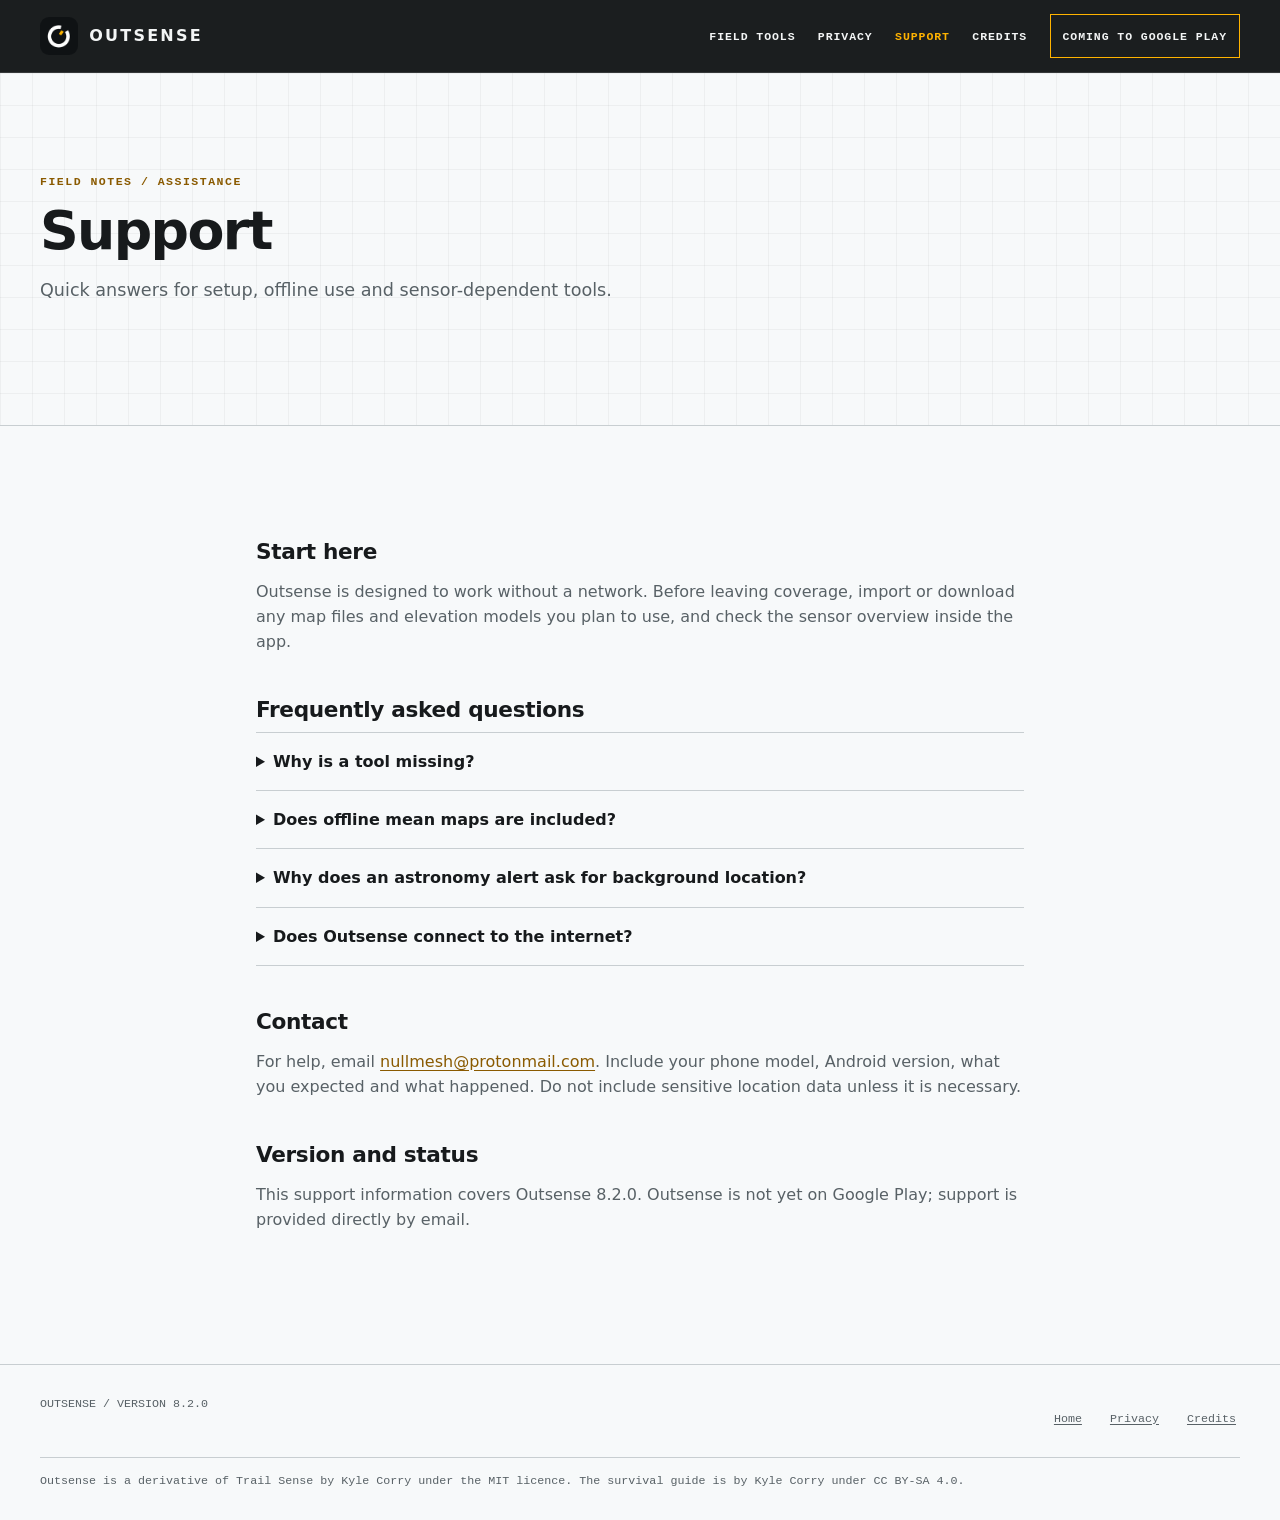
<file: outsense/support.html>
<!doctype html><html lang="en"><head><meta charset="utf-8"><meta name="viewport" content="width=device-width,initial-scale=1"><title>Support — Outsense</title><meta name="description" content="Help, device requirements and contact details for Outsense 8.2.0."><link rel="canonical" href="https://beko2210.github.io/outsense/support.html"><meta property="og:type" content="website"><meta property="og:title" content="Support — Outsense"><meta property="og:description" content="Help and device requirements for the offline Android field instrument."><meta property="og:url" content="https://beko2210.github.io/outsense/support.html"><meta property="og:image" content="https://beko2210.github.io/outsense/assets/og-card.png"><meta name="twitter:card" content="summary_large_image"><meta name="twitter:title" content="Support — Outsense"><meta name="twitter:description" content="Help and device requirements for Outsense."><meta name="theme-color" content="#f7f9fa" media="(prefers-color-scheme:light)"><meta name="theme-color" content="#0F1214" media="(prefers-color-scheme:dark)"><link rel="icon" href="./assets/favicon-32.png" sizes="32x32"><link rel="icon" href="./assets/favicon-16.png" sizes="16x16"><link rel="apple-touch-icon" href="./assets/icon-180.png"><link rel="stylesheet" href="./styles.css"></head><body><a class="skip" href="#main">Skip to content</a><header class="site-head"><div class="wrap head-inner"><a class="brand" href="./index.html"><img src="./assets/icon-96.png" width="96" height="96" alt="">OUTSENSE</a><button class="nav-toggle" type="button" aria-expanded="false" aria-controls="site-nav">Menu</button><nav class="nav" id="site-nav" aria-label="Primary"><a href="./index.html#tools">Field tools</a><a href="./privacy.html">Privacy</a><a href="./support.html" aria-current="page">Support</a><a href="./credits.html">Credits</a><a class="availability" href="./index.html#availability">Coming to Google Play</a></nav></div></header><main id="main"><header class="page-hero"><div class="wrap"><p class="eyebrow">Field notes / Assistance</p><h1>Support</h1><p>Quick answers for setup, offline use and sensor-dependent tools.</p></div></header><section class="section"><div class="prose"><h2>Start here</h2><p>Outsense is designed to work without a network. Before leaving coverage, import or download any map files and elevation models you plan to use, and check the sensor overview inside the app.</p><h2>Frequently asked questions</h2><div class="faq"><details><summary>Why is a tool missing?</summary><p>Several tools require hardware your phone may not have. The barometer, compass, step counter and light sensor are device-dependent. Outsense hides tools the device cannot support.</p></details><details><summary>Does offline mean maps are included?</summary><p>No. The app works without a network, but map files and elevation models must be imported or downloaded by you first.</p></details><details><summary>Why does an astronomy alert ask for background location?</summary><p>Sunrise and sunset alerts need your current location while the app is closed so they can calculate the correct local time. You can refuse; other features continue to work.</p></details><details><summary>Does Outsense connect to the internet?</summary><p>No. It does not declare <code>android.permission.INTERNET</code>, so Android prevents it from opening a network connection. See the <a href="./privacy.html">privacy policy</a> for the two named exceptions involving user exports and Android system backup.</p></details></div><h2>Contact</h2><p>For help, email <a href="mailto:nullmesh@protonmail.com">nullmesh@protonmail.com</a>. Include your phone model, Android version, what you expected and what happened. Do not include sensitive location data unless it is necessary.</p><h2>Version and status</h2><p>This support information covers Outsense 8.2.0. Outsense is not yet on Google Play; support is provided directly by email.</p></div></section></main><footer class="site-foot"><div class="wrap foot"><span>OUTSENSE / VERSION 8.2.0</span><nav class="foot-links" aria-label="Footer"><a href="./index.html">Home</a><a href="./privacy.html">Privacy</a><a href="./credits.html">Credits</a></nav><span class="foot-attribution">Outsense is a derivative of Trail Sense by Kyle Corry under the MIT licence. The survival guide is by Kyle Corry under CC BY-SA 4.0.</span></div></footer><noscript><style>.reveal{opacity:1;transform:none}.nav{display:flex!important}.nav-toggle{display:none}</style></noscript><script src="./site.js" defer></script></body></html>
</file>
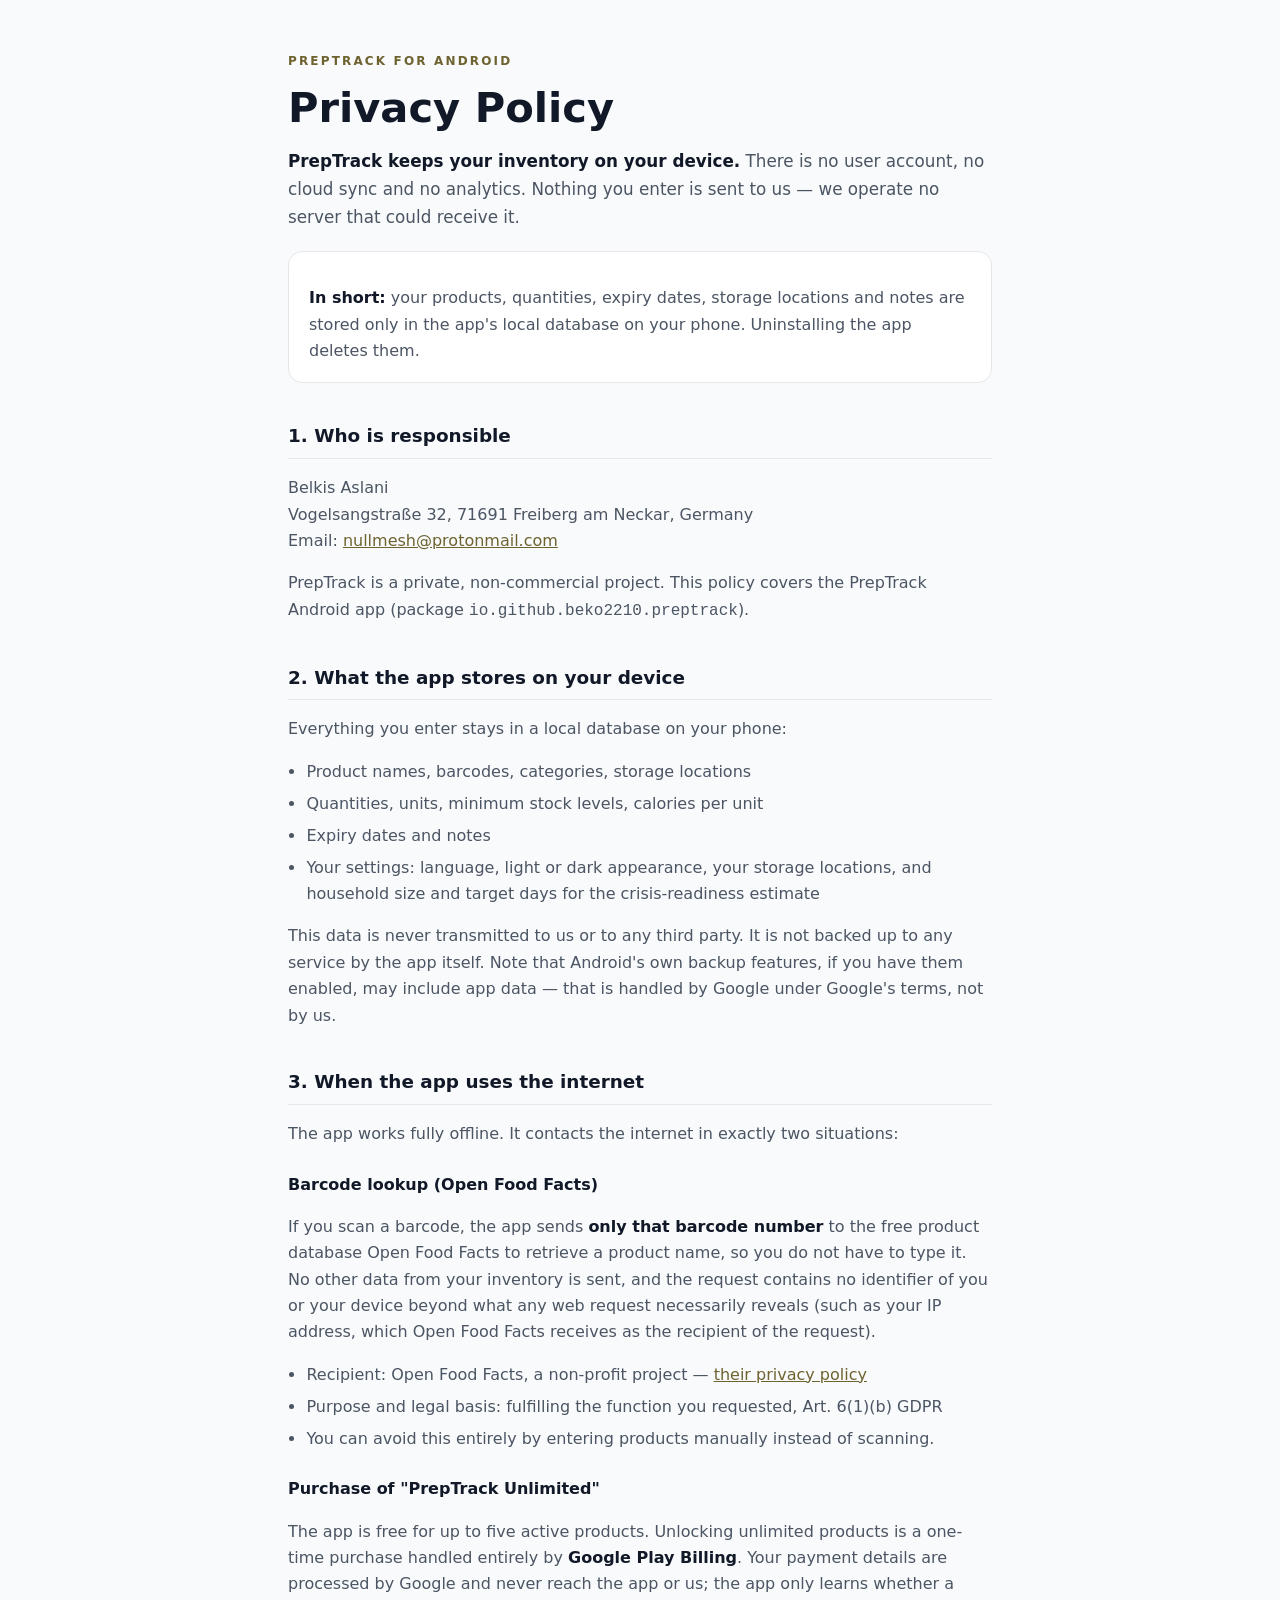
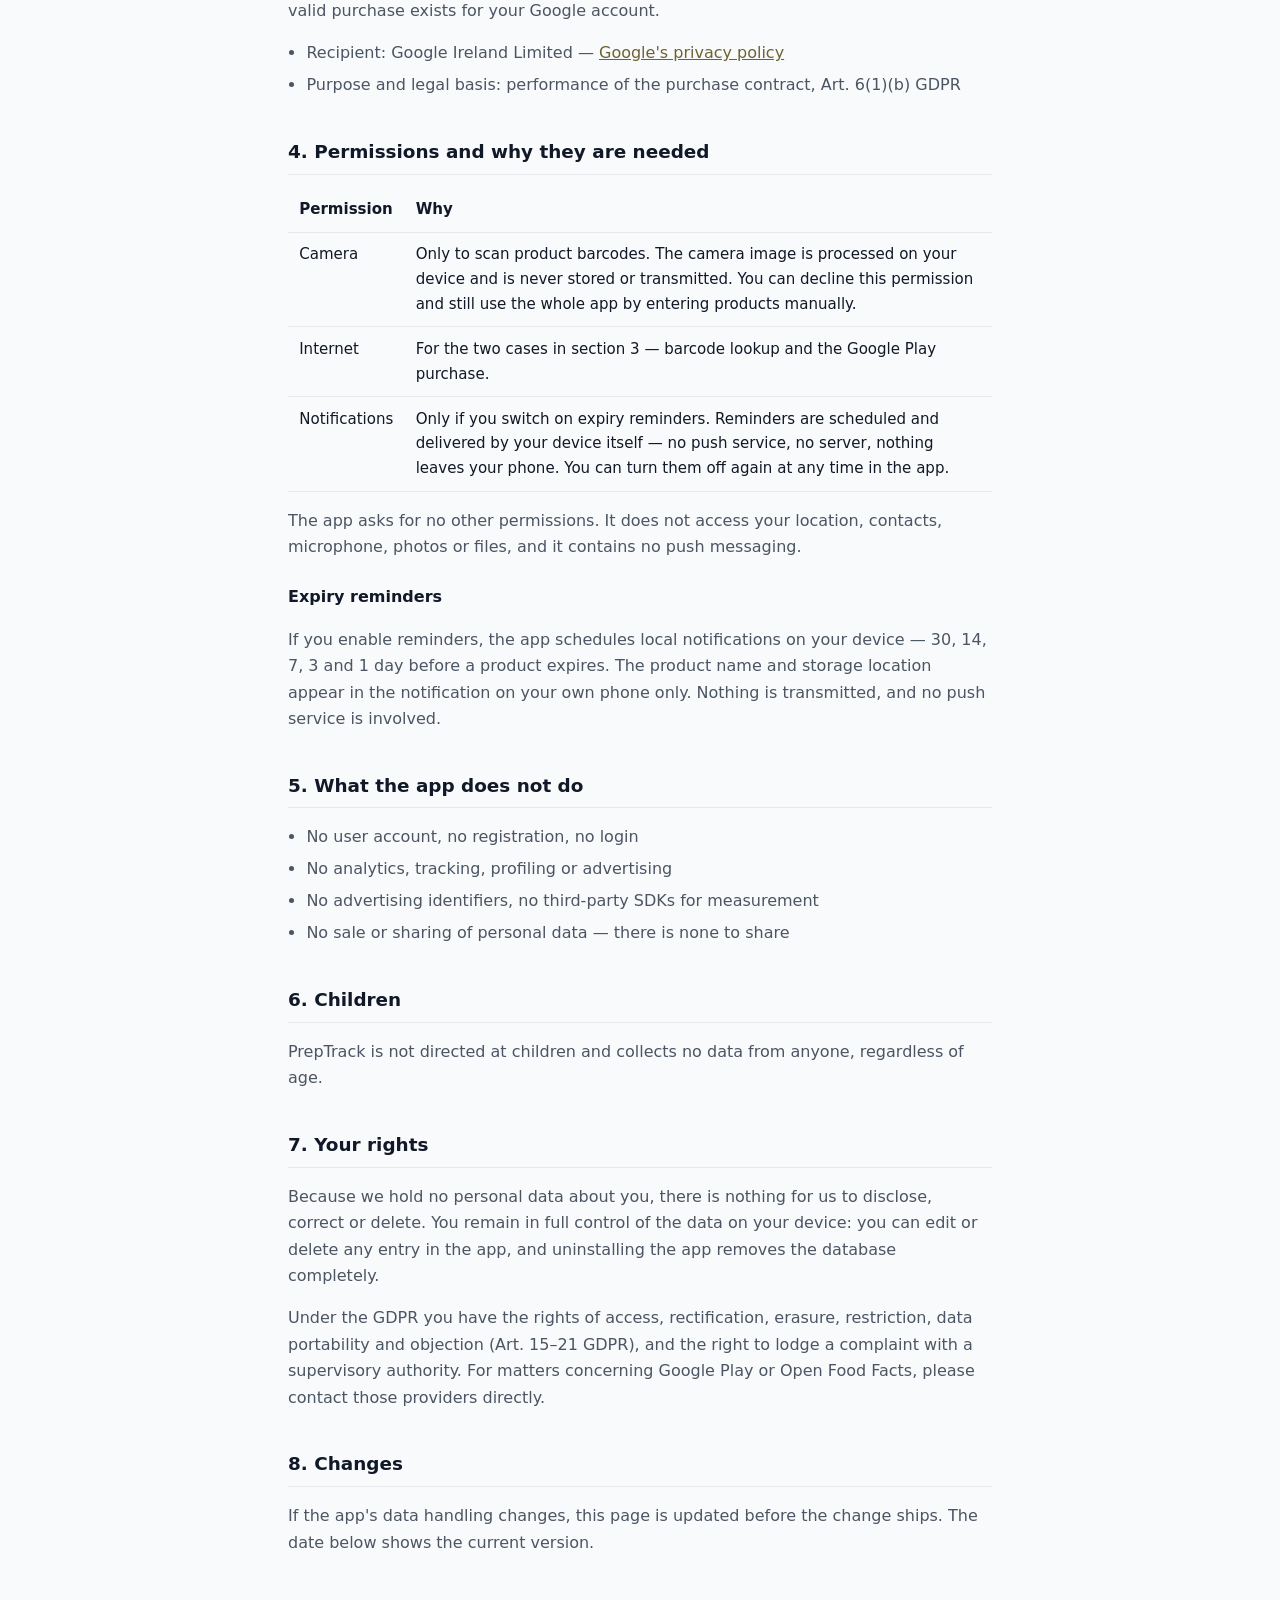
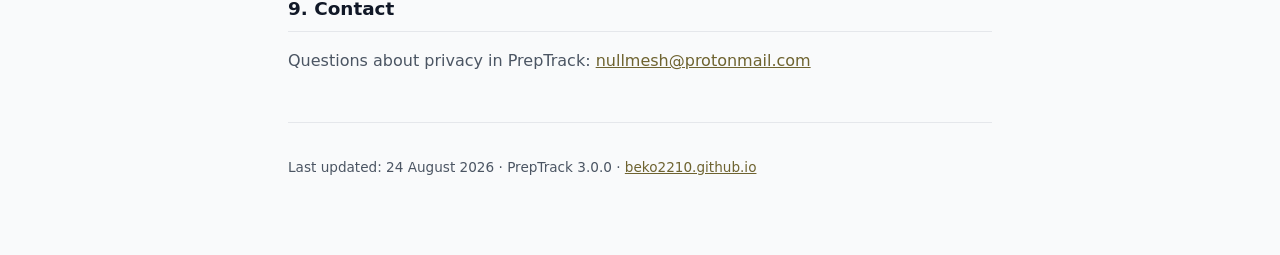
<file: preptrack/privacy.html>
<!doctype html>
<html lang="en">
<head>
<meta charset="utf-8">
<meta name="viewport" content="width=device-width,initial-scale=1">
<title>PrepTrack — Privacy Policy</title>
<style>
  :root{
    --bg:#0b110e; --surface:#141f19; --line:#26382d;
    --text:#e7ede8; --muted:#9ca3af; --accent:#d1bf84;
    color-scheme:dark;
  }
  @media (prefers-color-scheme: light){
    :root{ --bg:#f9fafb; --surface:#fff; --line:#e5e7eb; --text:#111827; --muted:#4b5563; --accent:#6e6330; color-scheme:light }
  }
  *{box-sizing:border-box}
  body{margin:0;background:var(--bg);color:var(--text);
       font:16px/1.65 system-ui,-apple-system,"Segoe UI",sans-serif;
       padding:2.5rem 1.25rem 4rem}
  main{max-width:44rem;margin:0 auto}
  .eyebrow{font-size:.75rem;letter-spacing:.18em;text-transform:uppercase;color:var(--accent);font-weight:600}
  h1{font-size:clamp(1.9rem,6vw,2.6rem);line-height:1.15;margin:.4rem 0 .3rem}
  h2{font-size:1.15rem;margin:2.4rem 0 .6rem;padding-bottom:.4rem;border-bottom:1px solid var(--line)}
  h3{font-size:1rem;margin:1.5rem 0 .3rem}
  p,li{color:var(--muted)}
  strong{color:var(--text)}
  .lead{font-size:1.05rem}
  .card{background:var(--surface);border:1px solid var(--line);border-radius:14px;padding:1.1rem 1.25rem;margin:1.2rem 0}
  .card p:last-child,.card ul:last-child{margin-bottom:0}
  ul{padding-left:1.15rem}
  li{margin:.35rem 0}
  a{color:var(--accent)}
  table{width:100%;border-collapse:collapse;margin:.8rem 0;font-size:.94rem;display:block;overflow-x:auto}
  th,td{text-align:left;padding:.6rem .7rem;border-bottom:1px solid var(--line);vertical-align:top}
  th{color:var(--text);font-weight:600;white-space:nowrap}
  footer{margin-top:3rem;padding-top:1.2rem;border-top:1px solid var(--line);font-size:.85rem;color:var(--muted)}
</style>
</head>
<body>
<main>
  <p class="eyebrow">PrepTrack for Android</p>
  <h1>Privacy Policy</h1>
  <p class="lead"><strong>PrepTrack keeps your inventory on your device.</strong> There is no user account, no cloud sync and no analytics. Nothing you enter is sent to us — we operate no server that could receive it.</p>

  <div class="card">
    <p><strong>In short:</strong> your products, quantities, expiry dates, storage locations and notes are stored only in the app's local database on your phone. Uninstalling the app deletes them.</p>
  </div>

  <h2>1. Who is responsible</h2>
  <p>
    Belkis Aslani<br>
    Vogelsangstraße 32, 71691 Freiberg am Neckar, Germany<br>
    Email: <a href="mailto:nullmesh@protonmail.com">nullmesh@protonmail.com</a>
  </p>
  <p>PrepTrack is a private, non-commercial project. This policy covers the PrepTrack Android app (package <code>io.github.beko2210.preptrack</code>).</p>

  <h2>2. What the app stores on your device</h2>
  <p>Everything you enter stays in a local database on your phone:</p>
  <ul>
    <li>Product names, barcodes, categories, storage locations</li>
    <li>Quantities, units, minimum stock levels, calories per unit</li>
    <li>Expiry dates and notes</li>
    <li>Your settings: language, light or dark appearance, your storage locations, and household size and target days for the crisis-readiness estimate</li>
  </ul>
  <p>This data is never transmitted to us or to any third party. It is not backed up to any service by the app itself. Note that Android's own backup features, if you have them enabled, may include app data — that is handled by Google under Google's terms, not by us.</p>

  <h2>3. When the app uses the internet</h2>
  <p>The app works fully offline. It contacts the internet in exactly two situations:</p>

  <h3>Barcode lookup (Open Food Facts)</h3>
  <p>If you scan a barcode, the app sends <strong>only that barcode number</strong> to the free product database Open Food Facts to retrieve a product name, so you do not have to type it. No other data from your inventory is sent, and the request contains no identifier of you or your device beyond what any web request necessarily reveals (such as your IP address, which Open Food Facts receives as the recipient of the request).</p>
  <ul>
    <li>Recipient: Open Food Facts, a non-profit project — <a href="https://world.openfoodfacts.org/privacy" rel="noopener">their privacy policy</a></li>
    <li>Purpose and legal basis: fulfilling the function you requested, Art. 6(1)(b) GDPR</li>
    <li>You can avoid this entirely by entering products manually instead of scanning.</li>
  </ul>

  <h3>Purchase of "PrepTrack Unlimited"</h3>
  <p>The app is free for up to five active products. Unlocking unlimited products is a one-time purchase handled entirely by <strong>Google Play Billing</strong>. Your payment details are processed by Google and never reach the app or us; the app only learns whether a valid purchase exists for your Google account.</p>
  <ul>
    <li>Recipient: Google Ireland Limited — <a href="https://policies.google.com/privacy" rel="noopener">Google's privacy policy</a></li>
    <li>Purpose and legal basis: performance of the purchase contract, Art. 6(1)(b) GDPR</li>
  </ul>

  <h2>4. Permissions and why they are needed</h2>
  <table>
    <tr><th>Permission</th><th>Why</th></tr>
    <tr><td>Camera</td><td>Only to scan product barcodes. The camera image is processed on your device and is never stored or transmitted. You can decline this permission and still use the whole app by entering products manually.</td></tr>
    <tr><td>Internet</td><td>For the two cases in section 3 — barcode lookup and the Google Play purchase.</td></tr>
    <tr><td>Notifications</td><td>Only if you switch on expiry reminders. Reminders are scheduled and delivered by your device itself — no push service, no server, nothing leaves your phone. You can turn them off again at any time in the app.</td></tr>
  </table>
  <p>The app asks for no other permissions. It does not access your location, contacts, microphone, photos or files, and it contains no push messaging.</p>

  <h3>Expiry reminders</h3>
  <p>If you enable reminders, the app schedules local notifications on your device — 30, 14, 7, 3 and 1 day before a product expires. The product name and storage location appear in the notification on your own phone only. Nothing is transmitted, and no push service is involved.</p>

  <h2>5. What the app does not do</h2>
  <ul>
    <li>No user account, no registration, no login</li>
    <li>No analytics, tracking, profiling or advertising</li>
    <li>No advertising identifiers, no third-party SDKs for measurement</li>
    <li>No sale or sharing of personal data — there is none to share</li>
  </ul>

  <h2>6. Children</h2>
  <p>PrepTrack is not directed at children and collects no data from anyone, regardless of age.</p>

  <h2>7. Your rights</h2>
  <p>Because we hold no personal data about you, there is nothing for us to disclose, correct or delete. You remain in full control of the data on your device: you can edit or delete any entry in the app, and uninstalling the app removes the database completely.</p>
  <p>Under the GDPR you have the rights of access, rectification, erasure, restriction, data portability and objection (Art. 15–21 GDPR), and the right to lodge a complaint with a supervisory authority. For matters concerning Google Play or Open Food Facts, please contact those providers directly.</p>

  <h2>8. Changes</h2>
  <p>If the app's data handling changes, this page is updated before the change ships. The date below shows the current version.</p>

  <h2>9. Contact</h2>
  <p>Questions about privacy in PrepTrack: <a href="mailto:nullmesh@protonmail.com">nullmesh@protonmail.com</a></p>

  <footer>
    <p>Last updated: 24 August 2026 · PrepTrack 3.0.0 · <a href="/">beko2210.github.io</a></p>
  </footer>
</main>
</body>
</html>
</file>
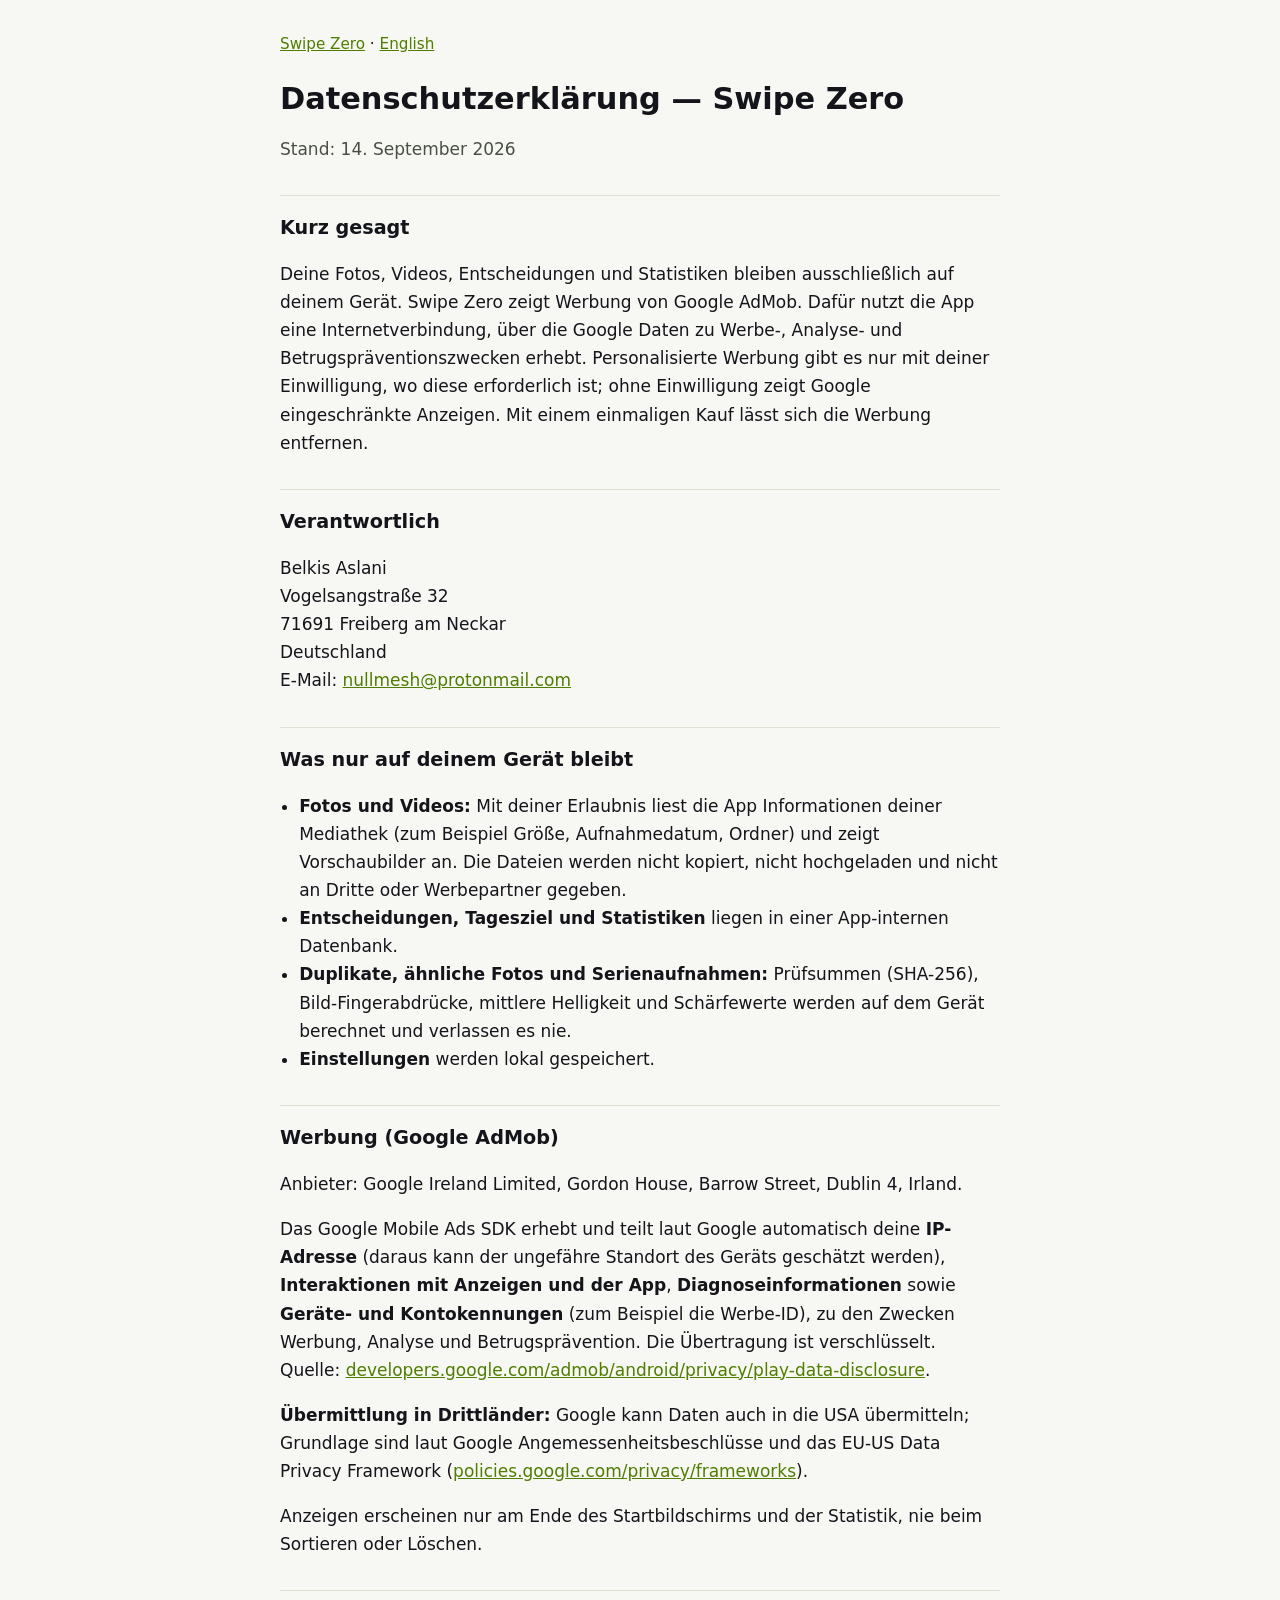
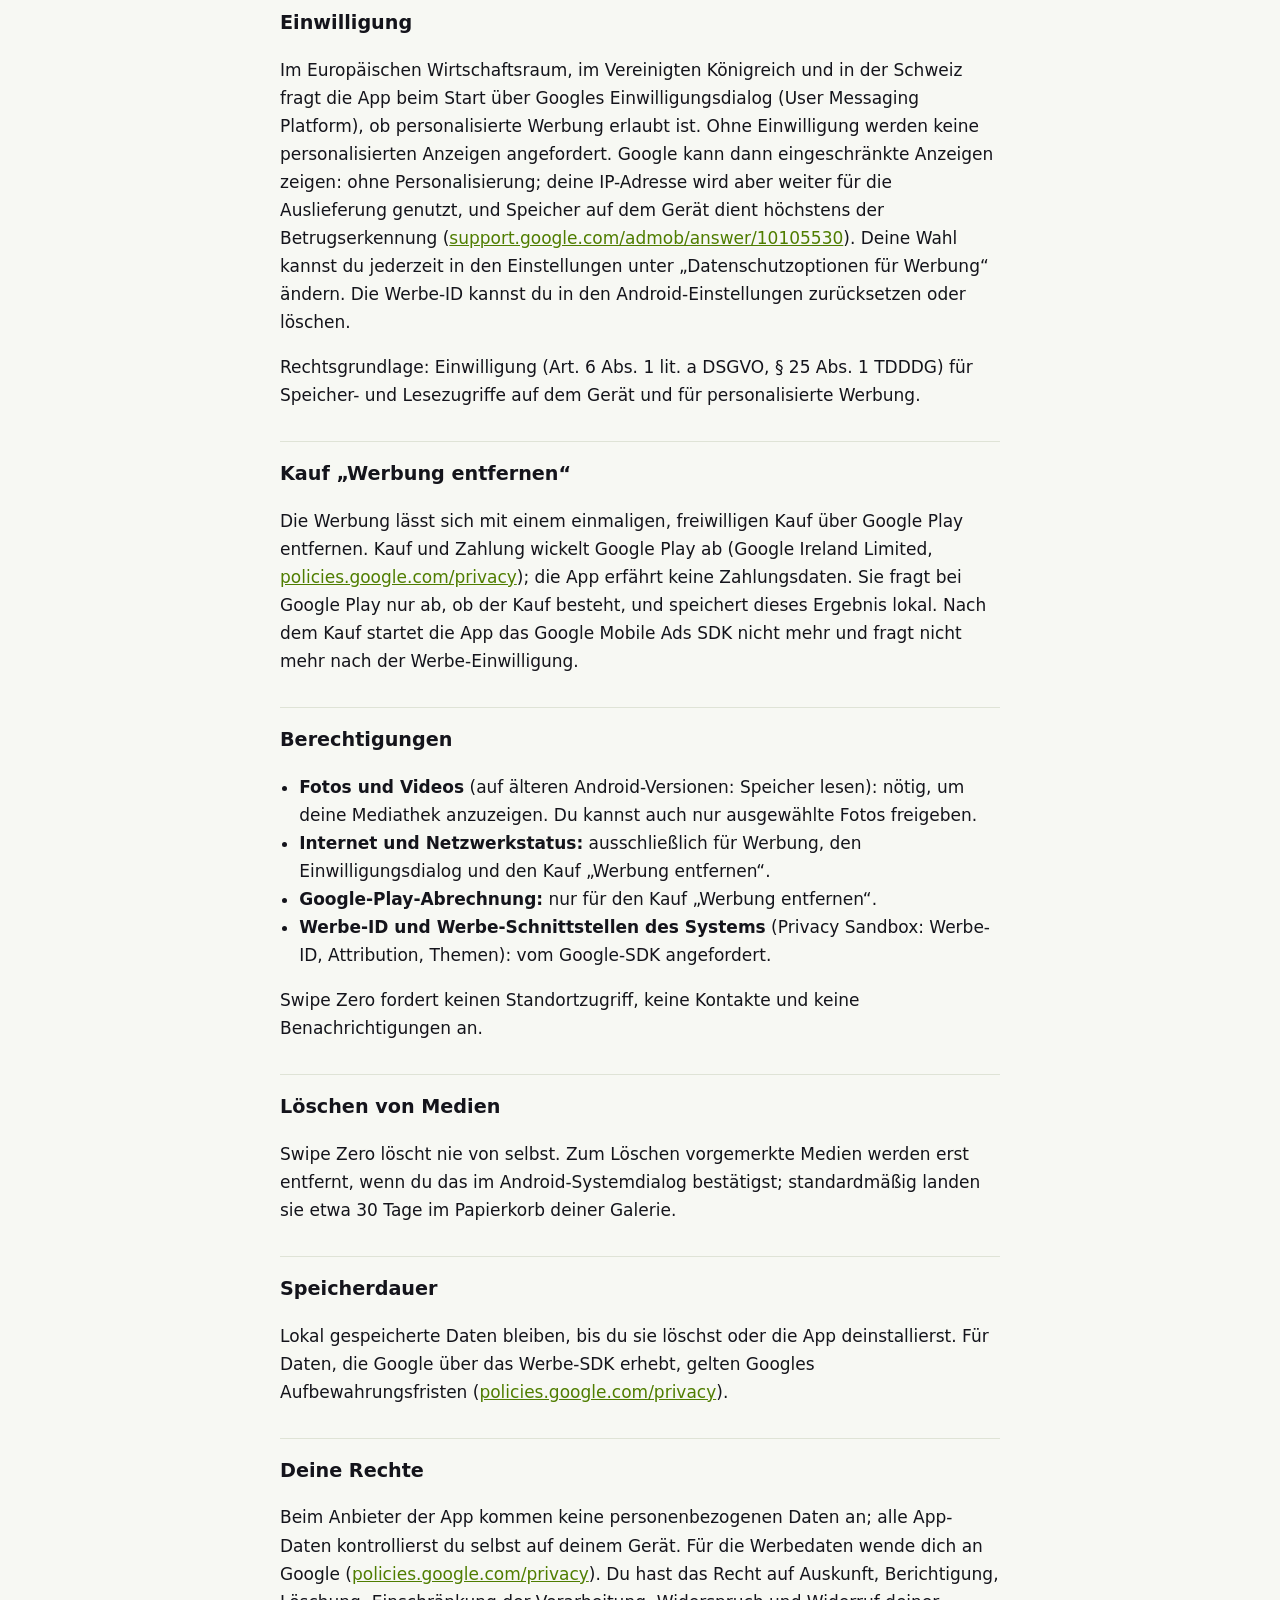
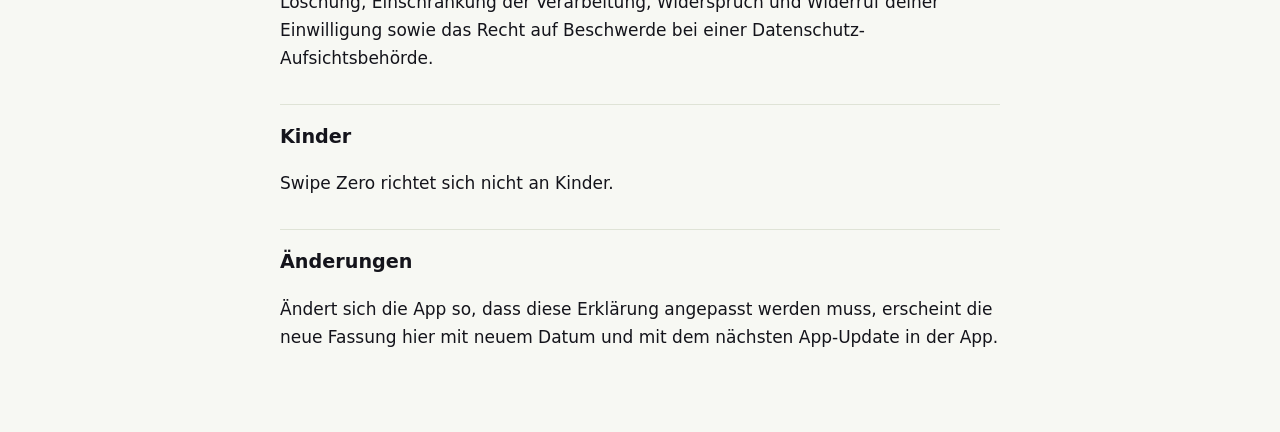
<file: swipe-zero/datenschutz.html>
<!doctype html>
<html lang="de">
<head>
<meta charset="utf-8">
<meta name="viewport" content="width=device-width,initial-scale=1">
<title>Datenschutzerklärung — Swipe Zero</title>
<meta name="description" content="Datenschutzerklärung der Android-App Swipe Zero: Fotos bleiben auf dem Gerät, Werbung von Google AdMob, optionaler Kauf „Werbung entfernen“.">
<link rel="canonical" href="https://beko2210.github.io/swipe-zero/datenschutz.html">
<link rel="alternate" hreflang="en" href="https://beko2210.github.io/swipe-zero/privacy.html">
<style>
  :root{--bg:#f7f8f3;--fg:#14141b;--muted:#4a4f45;--accent:#4f7d00;--line:#dfe3d6}
  @media (prefers-color-scheme:dark){:root{--bg:#121410;--fg:#eef1e8;--muted:#b9bfb0;--accent:#b5e35a;--line:#2a2e26}}
  body{margin:0;background:var(--bg);color:var(--fg);font:17px/1.65 system-ui,-apple-system,"Segoe UI",Roboto,sans-serif}
  main{max-width:720px;margin:0 auto;padding:32px 20px 64px}
  h1{font-size:1.9rem;line-height:1.2;margin:0 0 .25rem}
  h2{font-size:1.2rem;margin:2rem 0 .5rem;padding-top:1rem;border-top:1px solid var(--line)}
  p,li{color:var(--fg)} .muted{color:var(--muted)}
  a{color:var(--accent)} ul{padding-left:1.2rem}
  nav{font-size:.95rem;margin-bottom:1.5rem}
</style>
</head>
<body>
<main>
<nav><a href="./index.html">Swipe Zero</a> · <a href="./privacy.html" hreflang="en">English</a></nav>
<h1>Datenschutzerklärung — Swipe Zero</h1>
<p class="muted">Stand: 14. September 2026</p>

<h2>Kurz gesagt</h2>
<p>Deine Fotos, Videos, Entscheidungen und Statistiken bleiben ausschließlich auf deinem Gerät. Swipe Zero zeigt Werbung von Google AdMob. Dafür nutzt die App eine Internetverbindung, über die Google Daten zu Werbe-, Analyse- und Betrugspräventionszwecken erhebt. Personalisierte Werbung gibt es nur mit deiner Einwilligung, wo diese erforderlich ist; ohne Einwilligung zeigt Google eingeschränkte Anzeigen. Mit einem einmaligen Kauf lässt sich die Werbung entfernen.</p>

<h2>Verantwortlich</h2>
<p>Belkis Aslani<br>Vogelsangstraße 32<br>71691 Freiberg am Neckar<br>Deutschland<br>E-Mail: <a href="mailto:nullmesh@protonmail.com">nullmesh@protonmail.com</a></p>

<h2>Was nur auf deinem Gerät bleibt</h2>
<ul>
<li><strong>Fotos und Videos:</strong> Mit deiner Erlaubnis liest die App Informationen deiner Mediathek (zum Beispiel Größe, Aufnahmedatum, Ordner) und zeigt Vorschaubilder an. Die Dateien werden nicht kopiert, nicht hochgeladen und nicht an Dritte oder Werbepartner gegeben.</li>
<li><strong>Entscheidungen, Tagesziel und Statistiken</strong> liegen in einer App-internen Datenbank.</li>
<li><strong>Duplikate, ähnliche Fotos und Serienaufnahmen:</strong> Prüfsummen (SHA-256), Bild-Fingerabdrücke, mittlere Helligkeit und Schärfewerte werden auf dem Gerät berechnet und verlassen es nie.</li>
<li><strong>Einstellungen</strong> werden lokal gespeichert.</li>
</ul>

<h2>Werbung (Google AdMob)</h2>
<p>Anbieter: Google Ireland Limited, Gordon House, Barrow Street, Dublin 4, Irland.</p>
<p>Das Google Mobile Ads SDK erhebt und teilt laut Google automatisch deine <strong>IP-Adresse</strong> (daraus kann der ungefähre Standort des Geräts geschätzt werden), <strong>Interaktionen mit Anzeigen und der App</strong>, <strong>Diagnoseinformationen</strong> sowie <strong>Geräte- und Kontokennungen</strong> (zum Beispiel die Werbe-ID), zu den Zwecken Werbung, Analyse und Betrugsprävention. Die Übertragung ist verschlüsselt. Quelle: <a href="https://developers.google.com/admob/android/privacy/play-data-disclosure">developers.google.com/admob/android/privacy/play-data-disclosure</a>.</p>
<p><strong>Übermittlung in Drittländer:</strong> Google kann Daten auch in die USA übermitteln; Grundlage sind laut Google Angemessenheitsbeschlüsse und das EU-US Data Privacy Framework (<a href="https://policies.google.com/privacy/frameworks">policies.google.com/privacy/frameworks</a>).</p>
<p>Anzeigen erscheinen nur am Ende des Startbildschirms und der Statistik, nie beim Sortieren oder Löschen.</p>

<h2>Einwilligung</h2>
<p>Im Europäischen Wirtschaftsraum, im Vereinigten Königreich und in der Schweiz fragt die App beim Start über Googles Einwilligungsdialog (User Messaging Platform), ob personalisierte Werbung erlaubt ist. Ohne Einwilligung werden keine personalisierten Anzeigen angefordert. Google kann dann eingeschränkte Anzeigen zeigen: ohne Personalisierung; deine IP-Adresse wird aber weiter für die Auslieferung genutzt, und Speicher auf dem Gerät dient höchstens der Betrugserkennung (<a href="https://support.google.com/admob/answer/10105530">support.google.com/admob/answer/10105530</a>). Deine Wahl kannst du jederzeit in den Einstellungen unter „Datenschutzoptionen für Werbung“ ändern. Die Werbe-ID kannst du in den Android-Einstellungen zurücksetzen oder löschen.</p>
<p>Rechtsgrundlage: Einwilligung (Art. 6 Abs. 1 lit. a DSGVO, § 25 Abs. 1 TDDDG) für Speicher- und Lesezugriffe auf dem Gerät und für personalisierte Werbung.</p>

<h2>Kauf „Werbung entfernen“</h2>
<p>Die Werbung lässt sich mit einem einmaligen, freiwilligen Kauf über Google Play entfernen. Kauf und Zahlung wickelt Google Play ab (Google Ireland Limited, <a href="https://policies.google.com/privacy">policies.google.com/privacy</a>); die App erfährt keine Zahlungsdaten. Sie fragt bei Google Play nur ab, ob der Kauf besteht, und speichert dieses Ergebnis lokal. Nach dem Kauf startet die App das Google Mobile Ads SDK nicht mehr und fragt nicht mehr nach der Werbe-Einwilligung.</p>

<h2>Berechtigungen</h2>
<ul>
<li><strong>Fotos und Videos</strong> (auf älteren Android-Versionen: Speicher lesen): nötig, um deine Mediathek anzuzeigen. Du kannst auch nur ausgewählte Fotos freigeben.</li>
<li><strong>Internet und Netzwerkstatus:</strong> ausschließlich für Werbung, den Einwilligungsdialog und den Kauf „Werbung entfernen“.</li>
<li><strong>Google-Play-Abrechnung:</strong> nur für den Kauf „Werbung entfernen“.</li>
<li><strong>Werbe-ID und Werbe-Schnittstellen des Systems</strong> (Privacy Sandbox: Werbe-ID, Attribution, Themen): vom Google-SDK angefordert.</li>
</ul>
<p>Swipe Zero fordert keinen Standortzugriff, keine Kontakte und keine Benachrichtigungen an.</p>

<h2>Löschen von Medien</h2>
<p>Swipe Zero löscht nie von selbst. Zum Löschen vorgemerkte Medien werden erst entfernt, wenn du das im Android-Systemdialog bestätigst; standardmäßig landen sie etwa 30 Tage im Papierkorb deiner Galerie.</p>

<h2>Speicherdauer</h2>
<p>Lokal gespeicherte Daten bleiben, bis du sie löschst oder die App deinstallierst. Für Daten, die Google über das Werbe-SDK erhebt, gelten Googles Aufbewahrungsfristen (<a href="https://policies.google.com/privacy">policies.google.com/privacy</a>).</p>

<h2>Deine Rechte</h2>
<p>Beim Anbieter der App kommen keine personenbezogenen Daten an; alle App-Daten kontrollierst du selbst auf deinem Gerät. Für die Werbedaten wende dich an Google (<a href="https://policies.google.com/privacy">policies.google.com/privacy</a>). Du hast das Recht auf Auskunft, Berichtigung, Löschung, Einschränkung der Verarbeitung, Widerspruch und Widerruf deiner Einwilligung sowie das Recht auf Beschwerde bei einer Datenschutz-Aufsichtsbehörde.</p>

<h2>Kinder</h2>
<p>Swipe Zero richtet sich nicht an Kinder.</p>

<h2>Änderungen</h2>
<p>Ändert sich die App so, dass diese Erklärung angepasst werden muss, erscheint die neue Fassung hier mit neuem Datum und mit dem nächsten App-Update in der App.</p>
</main>
</body>
</html>
</file>
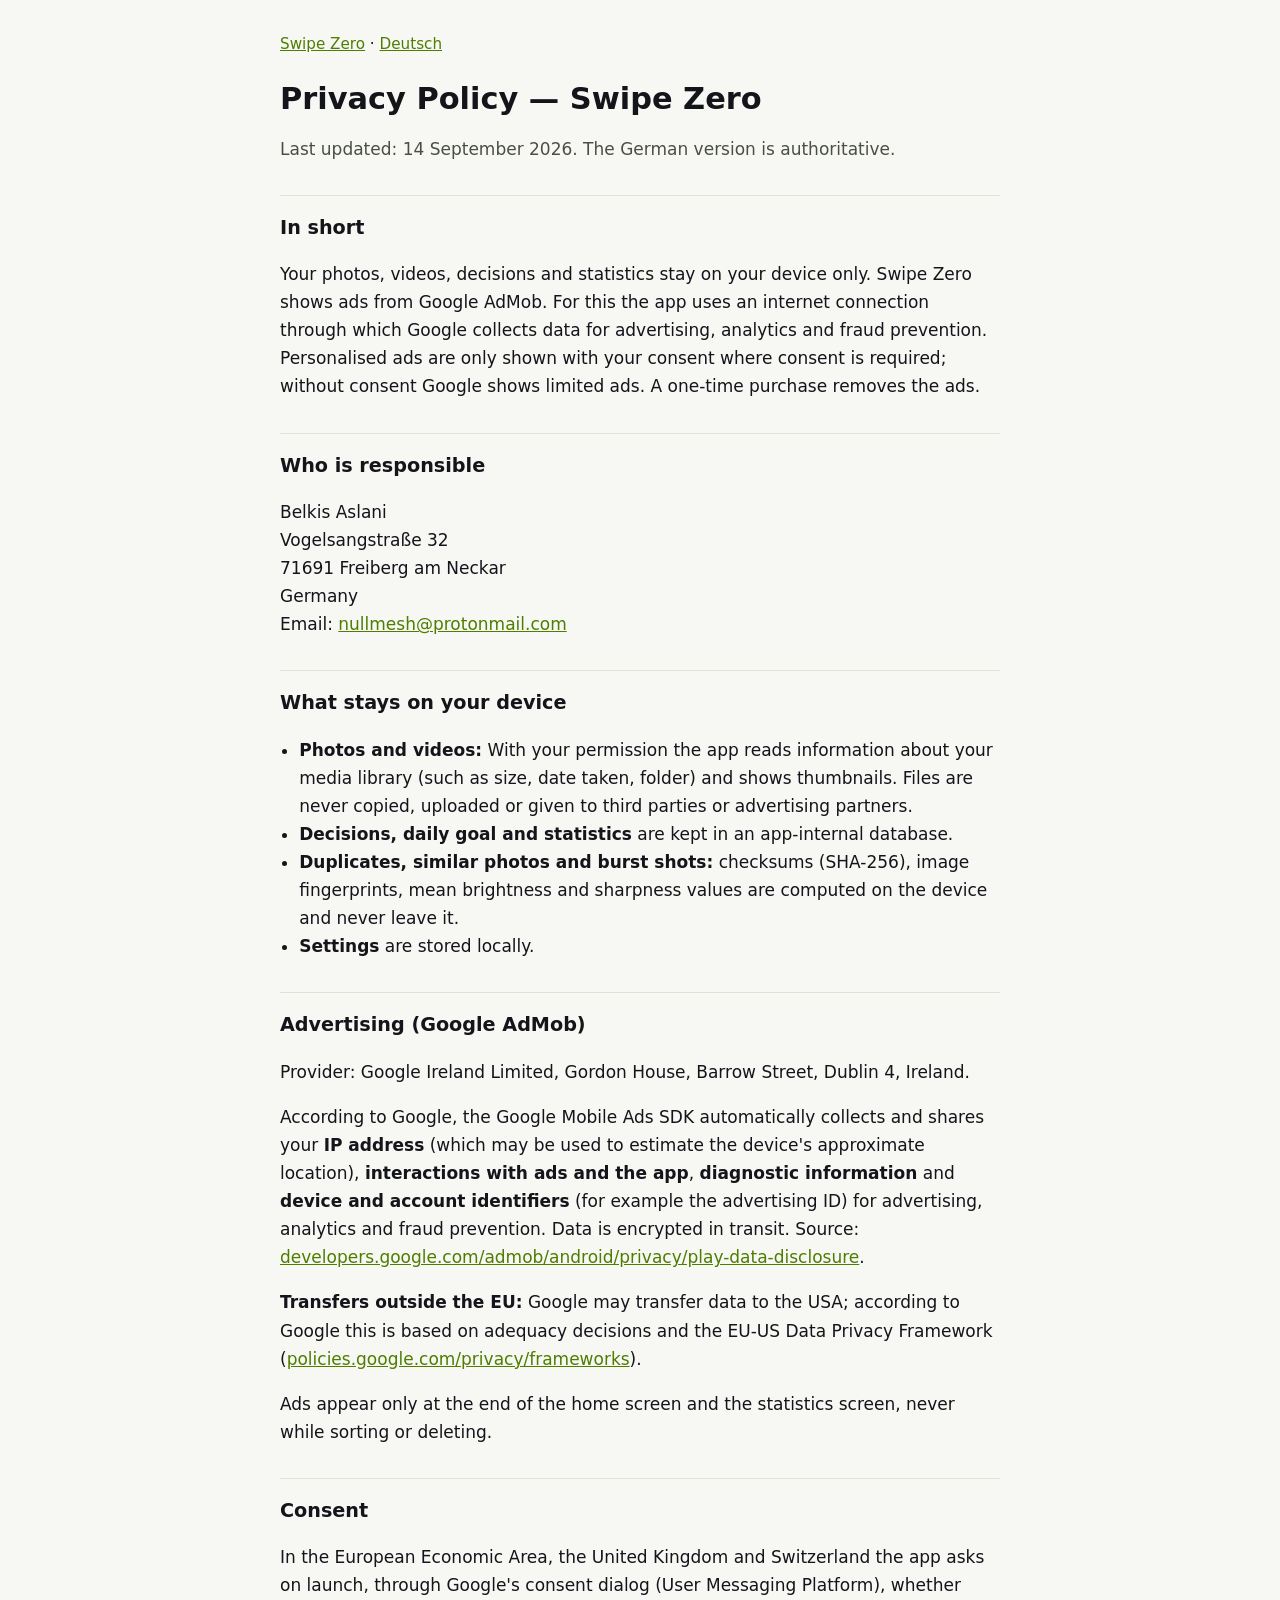
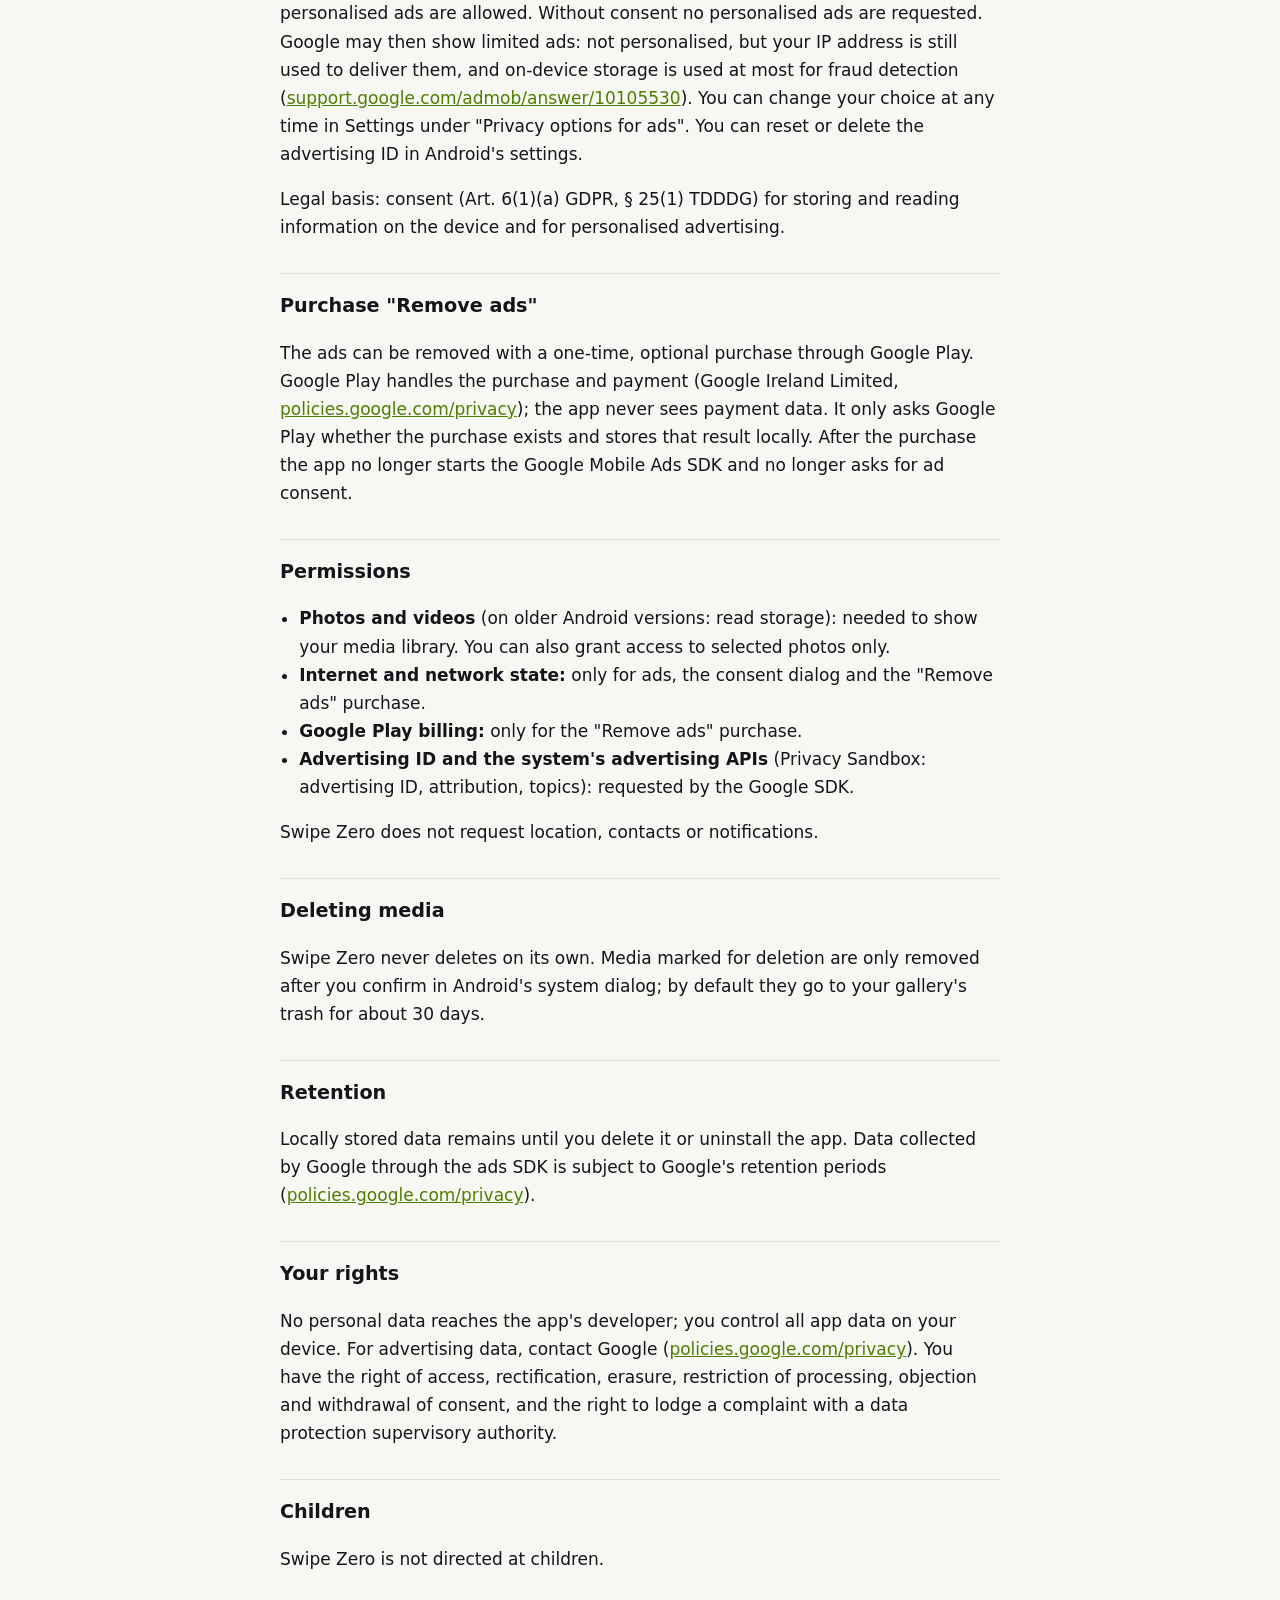
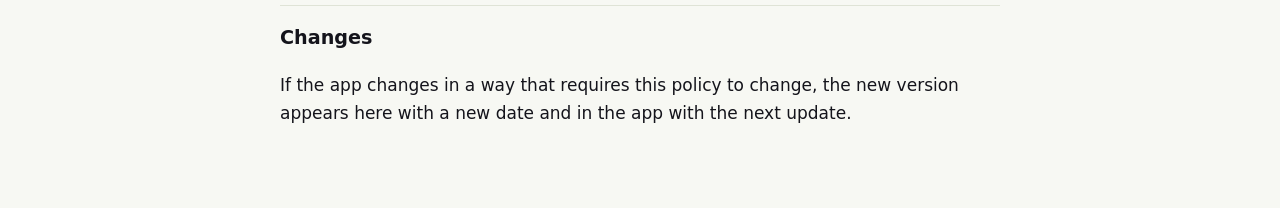
<file: swipe-zero/privacy.html>
<!doctype html>
<html lang="en">
<head>
<meta charset="utf-8">
<meta name="viewport" content="width=device-width,initial-scale=1">
<title>Privacy Policy — Swipe Zero</title>
<meta name="description" content="Privacy policy of the Android app Swipe Zero: photos stay on the device, ads by Google AdMob, optional purchase to remove ads.">
<link rel="canonical" href="https://beko2210.github.io/swipe-zero/privacy.html">
<link rel="alternate" hreflang="de" href="https://beko2210.github.io/swipe-zero/datenschutz.html">
<style>
  :root{--bg:#f7f8f3;--fg:#14141b;--muted:#4a4f45;--accent:#4f7d00;--line:#dfe3d6}
  @media (prefers-color-scheme:dark){:root{--bg:#121410;--fg:#eef1e8;--muted:#b9bfb0;--accent:#b5e35a;--line:#2a2e26}}
  body{margin:0;background:var(--bg);color:var(--fg);font:17px/1.65 system-ui,-apple-system,"Segoe UI",Roboto,sans-serif}
  main{max-width:720px;margin:0 auto;padding:32px 20px 64px}
  h1{font-size:1.9rem;line-height:1.2;margin:0 0 .25rem}
  h2{font-size:1.2rem;margin:2rem 0 .5rem;padding-top:1rem;border-top:1px solid var(--line)}
  .muted{color:var(--muted)} a{color:var(--accent)} ul{padding-left:1.2rem}
  nav{font-size:.95rem;margin-bottom:1.5rem}
</style>
</head>
<body>
<main>
<nav><a href="./index.html">Swipe Zero</a> · <a href="./datenschutz.html" hreflang="de">Deutsch</a></nav>
<h1>Privacy Policy — Swipe Zero</h1>
<p class="muted">Last updated: 14 September 2026. The German version is authoritative.</p>

<h2>In short</h2>
<p>Your photos, videos, decisions and statistics stay on your device only. Swipe Zero shows ads from Google AdMob. For this the app uses an internet connection through which Google collects data for advertising, analytics and fraud prevention. Personalised ads are only shown with your consent where consent is required; without consent Google shows limited ads. A one-time purchase removes the ads.</p>

<h2>Who is responsible</h2>
<p>Belkis Aslani<br>Vogelsangstraße 32<br>71691 Freiberg am Neckar<br>Germany<br>Email: <a href="mailto:nullmesh@protonmail.com">nullmesh@protonmail.com</a></p>

<h2>What stays on your device</h2>
<ul>
<li><strong>Photos and videos:</strong> With your permission the app reads information about your media library (such as size, date taken, folder) and shows thumbnails. Files are never copied, uploaded or given to third parties or advertising partners.</li>
<li><strong>Decisions, daily goal and statistics</strong> are kept in an app-internal database.</li>
<li><strong>Duplicates, similar photos and burst shots:</strong> checksums (SHA-256), image fingerprints, mean brightness and sharpness values are computed on the device and never leave it.</li>
<li><strong>Settings</strong> are stored locally.</li>
</ul>

<h2>Advertising (Google AdMob)</h2>
<p>Provider: Google Ireland Limited, Gordon House, Barrow Street, Dublin 4, Ireland.</p>
<p>According to Google, the Google Mobile Ads SDK automatically collects and shares your <strong>IP address</strong> (which may be used to estimate the device's approximate location), <strong>interactions with ads and the app</strong>, <strong>diagnostic information</strong> and <strong>device and account identifiers</strong> (for example the advertising ID) for advertising, analytics and fraud prevention. Data is encrypted in transit. Source: <a href="https://developers.google.com/admob/android/privacy/play-data-disclosure">developers.google.com/admob/android/privacy/play-data-disclosure</a>.</p>
<p><strong>Transfers outside the EU:</strong> Google may transfer data to the USA; according to Google this is based on adequacy decisions and the EU-US Data Privacy Framework (<a href="https://policies.google.com/privacy/frameworks">policies.google.com/privacy/frameworks</a>).</p>
<p>Ads appear only at the end of the home screen and the statistics screen, never while sorting or deleting.</p>

<h2>Consent</h2>
<p>In the European Economic Area, the United Kingdom and Switzerland the app asks on launch, through Google's consent dialog (User Messaging Platform), whether personalised ads are allowed. Without consent no personalised ads are requested. Google may then show limited ads: not personalised, but your IP address is still used to deliver them, and on-device storage is used at most for fraud detection (<a href="https://support.google.com/admob/answer/10105530">support.google.com/admob/answer/10105530</a>). You can change your choice at any time in Settings under "Privacy options for ads". You can reset or delete the advertising ID in Android's settings.</p>
<p>Legal basis: consent (Art. 6(1)(a) GDPR, § 25(1) TDDDG) for storing and reading information on the device and for personalised advertising.</p>

<h2>Purchase "Remove ads"</h2>
<p>The ads can be removed with a one-time, optional purchase through Google Play. Google Play handles the purchase and payment (Google Ireland Limited, <a href="https://policies.google.com/privacy">policies.google.com/privacy</a>); the app never sees payment data. It only asks Google Play whether the purchase exists and stores that result locally. After the purchase the app no longer starts the Google Mobile Ads SDK and no longer asks for ad consent.</p>

<h2>Permissions</h2>
<ul>
<li><strong>Photos and videos</strong> (on older Android versions: read storage): needed to show your media library. You can also grant access to selected photos only.</li>
<li><strong>Internet and network state:</strong> only for ads, the consent dialog and the "Remove ads" purchase.</li>
<li><strong>Google Play billing:</strong> only for the "Remove ads" purchase.</li>
<li><strong>Advertising ID and the system's advertising APIs</strong> (Privacy Sandbox: advertising ID, attribution, topics): requested by the Google SDK.</li>
</ul>
<p>Swipe Zero does not request location, contacts or notifications.</p>

<h2>Deleting media</h2>
<p>Swipe Zero never deletes on its own. Media marked for deletion are only removed after you confirm in Android's system dialog; by default they go to your gallery's trash for about 30 days.</p>

<h2>Retention</h2>
<p>Locally stored data remains until you delete it or uninstall the app. Data collected by Google through the ads SDK is subject to Google's retention periods (<a href="https://policies.google.com/privacy">policies.google.com/privacy</a>).</p>

<h2>Your rights</h2>
<p>No personal data reaches the app's developer; you control all app data on your device. For advertising data, contact Google (<a href="https://policies.google.com/privacy">policies.google.com/privacy</a>). You have the right of access, rectification, erasure, restriction of processing, objection and withdrawal of consent, and the right to lodge a complaint with a data protection supervisory authority.</p>

<h2>Children</h2>
<p>Swipe Zero is not directed at children.</p>

<h2>Changes</h2>
<p>If the app changes in a way that requires this policy to change, the new version appears here with a new date and in the app with the next update.</p>
</main>
</body>
</html>
</file>
<file: outsense/styles.css>
:root{color-scheme:light dark;--bg:#f7f9fa;--panel:#fff;--panel-2:#edf0f1;--text:#171a1c;--muted:#586166;--line:#c8ced1;--accent:#8a5a00;--accent-ink:#fff;--grid:#0000000a;--header:#f7f9faf2;--shadow:#1112;--max:1200px;--sans:ui-sans-serif,system-ui,-apple-system,"Segoe UI",sans-serif;--mono:ui-monospace,SFMono-Regular,Consolas,"Liberation Mono",monospace}
*{box-sizing:border-box}
img,svg{max-width:100%;height:auto}html{scroll-behavior:smooth}body{margin:0;background:var(--bg);color:var(--text);font-family:var(--sans);line-height:1.58;overflow-x:hidden}a{color:var(--accent);text-underline-offset:.18em}img{display:block;max-width:100%;height:auto}button{font:inherit}.wrap{width:min(calc(100% - 2rem),var(--max));margin-inline:auto}.skip{position:fixed;left:.75rem;top:.75rem;z-index:100;transform:translateY(-180%);background:var(--text);color:var(--bg);padding:.65rem 1rem;font-weight:800}.skip:focus{transform:none}:focus-visible{outline:3px solid #087e8b;outline-offset:4px}
.site-head{position:sticky;top:0;z-index:20;border-bottom:1px solid #ffffff1f;background:#0f1214f2;backdrop-filter:blur(12px);--bg:#0f1214;--panel:#171b1e;--text:#f3f5f5;--muted:#aab2b5;--line:#343b3f;--accent:#ffb300;color:#f3f5f5}
/* The header is graphite in both colour schemes, so anything inside it - including the mobile
   drop-down, which paints itself with var(--bg) - has to resolve those tokens too. Without
   --bg here the open menu took the page background and rendered near-white links on
   near-white in the light scheme. */
.site-head .brand,.site-head .nav a{color:#f3f5f5}
.site-head .availability{color:#ffb300;border-color:#ffb30066}
.site-head .nav-toggle{color:#f3f5f5;border-color:#ffffff2e;background:transparent}.head-inner{min-height:4.5rem;display:flex;align-items:center;justify-content:space-between;gap:1rem}.brand{display:flex;align-items:center;gap:.7rem;color:var(--text);text-decoration:none;font-weight:850;letter-spacing:.14em}.brand img{width:38px;height:38px;border-radius:9px}.nav-toggle{display:none;border:1px solid var(--line);background:var(--panel);color:var(--text);padding:.55rem .75rem;font-weight:750}.nav{display:flex;align-items:center;gap:1.4rem}.nav a{color:var(--muted);font:700 .72rem var(--mono);letter-spacing:.08em;text-decoration:none;text-transform:uppercase}.nav a:hover,.nav a[aria-current=page]{color:var(--accent)}.nav .availability{border:1px solid var(--accent);color:var(--accent);padding:.55rem .75rem}
.hero{--text:#f3f5f5;--muted:#aab2b5;--line:#343b3f;--accent:#ffb300;--accent-ink:#241800;--panel:#171b1e;--grid:#ffffff0a;color:#f3f5f5;background-color:#0f1214;display:grid;align-items:center;padding:clamp(2.75rem,6vw,5rem) 0 clamp(3rem,7vw,5.5rem);border-bottom:1px solid #343b3f;background-image:linear-gradient(var(--grid) 1px,transparent 1px),linear-gradient(90deg,var(--grid) 1px,transparent 1px);background-size:32px 32px}.hero-grid{display:grid;grid-template-columns:minmax(0,1.15fr) minmax(270px,.85fr);gap:clamp(2.5rem,7vw,6rem);align-items:center}.eyebrow{font:750 .72rem var(--mono);color:var(--accent);letter-spacing:.13em;text-transform:uppercase;margin:0 0 1rem}
.hero h1{font-size:clamp(3.05rem,8vw,6.2rem);line-height:.86;letter-spacing:-.055em;margin:.25em 0;max-width:9ch}.hero h1 span{display:block;color:var(--accent)}.lede{max-width:38rem;color:var(--muted);font-size:clamp(1.05rem,2vw,1.3rem)}.actions{display:flex;flex-wrap:wrap;gap:.8rem;margin-top:2rem}.button{display:inline-block;border:1px solid var(--accent);background:var(--accent);color:var(--accent-ink);padding:.82rem 1rem;text-decoration:none;font-weight:800}.button.secondary{background:var(--panel);color:var(--text);border-color:var(--line)}
.section{padding:clamp(4.5rem,9vw,8rem) 0;border-bottom:1px solid var(--line)}.section-head{display:grid;grid-template-columns:minmax(150px,.55fr) 1.45fr;gap:2rem;margin-bottom:3rem}.section h2,.page-hero h1{font-size:clamp(2.1rem,4.2vw,3.4rem);line-height:1.02;letter-spacing:-.03em;margin:0}.section-intro{max-width:42rem;color:var(--muted);font-size:1.08rem}.sheet{border:1px solid var(--line);display:grid;grid-template-columns:10rem 1fr}.sheet-rail{padding:1.3rem;border-right:1px solid var(--line);font:700 .68rem var(--mono);color:var(--accent);letter-spacing:.08em;text-transform:uppercase}.tool-grid{display:grid;grid-template-columns:repeat(4,1fr)}.tool{min-width:0;min-height:190px;padding:1.35rem;border-right:1px solid var(--line);border-bottom:1px solid var(--line)}.tool:nth-child(4n){border-right:0}.tool:nth-last-child(-n+4){border-bottom:0}.tool-num{font:750 .68rem var(--mono);color:var(--accent)}.tool h3{margin:2.6rem 0 .45rem;font-size:1.05rem}.tool p{margin:0;color:var(--muted);font-size:.9rem}
.privacy-proof{display:grid;grid-template-columns:.8fr 1.2fr;gap:clamp(2rem,7vw,6rem)}.permission{border-left:4px solid var(--accent);background:var(--panel);padding:1.35rem;font:750 clamp(.82rem,2vw,1rem) var(--mono);overflow-wrap:anywhere}.permission strong{color:var(--accent)}.proof-list{padding:0;list-style:none}.proof-list li{border-top:1px solid var(--line);padding:.8rem 0}.proof-list li::before{content:"—";color:var(--accent);margin-right:.7rem}.note{border:1px solid var(--line);padding:1rem;color:var(--muted)}
.screens{display:grid;grid-template-columns:repeat(4,minmax(0,1fr));gap:clamp(.65rem,2vw,1.5rem);align-items:start}.screen-card{margin:0}.phone{padding:5.5% 3.5%;background:#171b1e;border:1px solid #3c4448;border-radius:clamp(16px,2vw,28px);box-shadow:0 18px 45px var(--shadow);position:relative}.phone::before{content:"";position:absolute;top:2.1%;left:38%;width:24%;height:4px;border-radius:3px;background:#3c4448}.phone img{width:100%;height:auto;display:block;border-radius:clamp(9px,1.2vw,18px)}.screen-card:nth-child(even){margin-top:3rem}.screen-card figcaption{margin-top:.8rem;font:700 .68rem var(--mono);color:var(--muted);text-transform:uppercase}.hardware{background:#ffb300;color:#241800;padding:clamp(2.5rem,6vw,5rem) 0}.hardware-grid{display:grid;grid-template-columns:.7fr 1.3fr;gap:2rem}.hardware h2{font-size:clamp(2rem,4vw,3.4rem);margin:0;line-height:1}.hardware p{margin:0;font-weight:700;font-size:1.08rem}.cta{text-align:center}.cta h2{max-width:48rem;margin-inline:auto}.status-label{display:inline-block;border:1px solid var(--accent);color:var(--accent);padding:.75rem 1rem;font:750 .72rem var(--mono);text-transform:uppercase}.site-foot{padding:2rem 0}.foot{display:grid;grid-template-columns:1fr auto;gap:1rem 3rem;color:var(--muted);font:.73rem var(--mono)}.foot-links{display:flex;flex-wrap:wrap;gap:1rem}.foot-attribution{grid-column:1/-1;border-top:1px solid var(--line);padding-top:1rem}.foot a{color:inherit}
.page-hero{padding:clamp(4rem,8vw,7rem) 0;border-bottom:1px solid var(--line);background-image:linear-gradient(var(--grid) 1px,transparent 1px),linear-gradient(90deg,var(--grid) 1px,transparent 1px);background-size:32px 32px}.page-hero h1{max-width:12ch;margin-top:.25em}.page-hero p:last-child{max-width:45rem;color:var(--muted);font-size:1.1rem}.prose{width:min(calc(100% - 2rem),48rem);margin-inline:auto}.prose h2{font-size:1.35rem;margin:2.8rem 0 .65rem;letter-spacing:-.015em}.prose h2:first-child{margin-top:0}.prose p,.prose li{color:var(--muted)}.prose strong{color:var(--text)}.prose code{background:var(--panel-2);padding:.1rem .35rem;border-radius:3px;overflow-wrap:anywhere}.updated{font:700 .78rem var(--mono);color:var(--accent)!important}.faq{display:grid;gap:0}.faq details{border-top:1px solid var(--line);padding:1rem 0}.faq details:last-child{border-bottom:1px solid var(--line)}.faq summary{cursor:pointer;font-weight:800}.faq details p{margin-bottom:0}.component-list{columns:2;column-gap:3rem}.component-list li{break-inside:avoid;margin-bottom:.45rem}/* Content is visible by default. The scroll reveal is added by script, so a failed or blocked
   script can never leave a section permanently invisible. */
.reveal{opacity:1;transform:none;transition:opacity .45s,transform .45s}
.js-reveal .reveal:not(.in){opacity:0;transform:translateY(14px)}.reveal.in{opacity:1;transform:none}
@media(max-width:850px){.nav-toggle{display:block}.nav{display:none;position:absolute;top:4.5rem;left:0;right:0;background:var(--bg);border-bottom:1px solid var(--line);padding:1rem;flex-direction:column;align-items:stretch}.nav.open{display:flex}.nav a{padding:.55rem}.hero-grid,.section-head,.privacy-proof,.hardware-grid{grid-template-columns:1fr}.sheet{grid-template-columns:1fr}.sheet-rail{border-right:0;border-bottom:1px solid var(--line)}.tool-grid{grid-template-columns:repeat(2,1fr)}.tool:nth-child(4n){border-right:1px solid var(--line)}.tool:nth-child(2n){border-right:0}.tool:nth-last-child(-n+4){border-bottom:1px solid var(--line)}.tool:nth-last-child(-n+2){border-bottom:0}.screens{grid-template-columns:repeat(2,minmax(0,1fr));max-width:640px;margin:auto}.foot{grid-template-columns:1fr}.foot-attribution{grid-column:auto}}
@media(max-width:480px){.wrap,.prose{width:min(calc(100% - 1.5rem),var(--max))}.hero h1{font-size:3.55rem}.actions{flex-direction:column}.button{text-align:center}.tool-grid{grid-template-columns:1fr}.tool,.tool:nth-child(n){border-right:0;border-bottom:1px solid var(--line)}.tool:last-child{border-bottom:0}.screens{gap:.7rem}.screen-card:nth-child(even){margin-top:1.5rem}.component-list{columns:1}.foot-links{flex-direction:column;gap:.5rem}}
@media(prefers-color-scheme:dark){:root{--bg:#0f1214;--panel:#171b1e;--panel-2:#1d2225;--text:#f3f5f5;--muted:#aab2b5;--line:#343b3f;--accent:#ffb300;--accent-ink:#241800;--grid:#ffffff08;--header:#0f1214f2;--shadow:#0009}:focus-visible{outline-color:#ffcf55}}
@media(prefers-reduced-motion:reduce){html{scroll-behavior:auto}.reveal{opacity:1;transform:none;transition:none}}


/* Hero device: the product itself, not an abstraction of it. */
.hero-figure{position:relative;margin:0;display:flex;justify-content:center}
.hero-figure .phone{width:min(280px,72vw);background:#12161a;border-color:#3c4448}
.rose{position:absolute;right:-14px;bottom:8%;width:104px;height:104px;border-radius:50%;
  background:#0f1214;border:1px solid #3c4448;box-shadow:0 10px 26px #0008;display:grid;place-items:center}
.rose svg{width:82px;height:82px}
.rose .rose-needle{transform-origin:50% 50%;transition:transform .18s ease-out}
.rose-readout{position:absolute;right:-14px;bottom:calc(8% - 26px);width:104px;text-align:center;
  font:750 .68rem var(--mono);color:#aab2b5;letter-spacing:.08em}
@media (max-width:820px){
  .hero-figure{margin-top:2.25rem}
  .rose{right:2%;width:88px;height:88px}
  .rose svg{width:70px;height:70px}
  .rose-readout{right:2%;width:88px}
}
@media (prefers-reduced-motion:reduce){.rose .rose-needle{transition:none}}


/* Touch targets: a footer link is a link people actually aim at on a phone. */
.foot-links a{display:inline-flex;align-items:center;min-height:44px;padding:0 .25rem}
.foot-links{gap:.5rem 1.25rem}
.nav a,.nav .availability{display:inline-flex;align-items:center;min-height:44px}


/* One column means one card per row: a 190px minimum there is just empty space. */
@media (max-width:480px){
  .tool{min-height:0}
  .tool h3{margin:1.1rem 0 .45rem}
}
/* The stagger is a desktop composition; in two columns it just misaligns the rows. */
@media (max-width:850px){
  .screen-card:nth-child(even){margin-top:0}
}
/* The rose sits inside the figure so nothing depends on clipped overflow. */
@media (max-width:520px){ .rose{right:0} }
</file>
